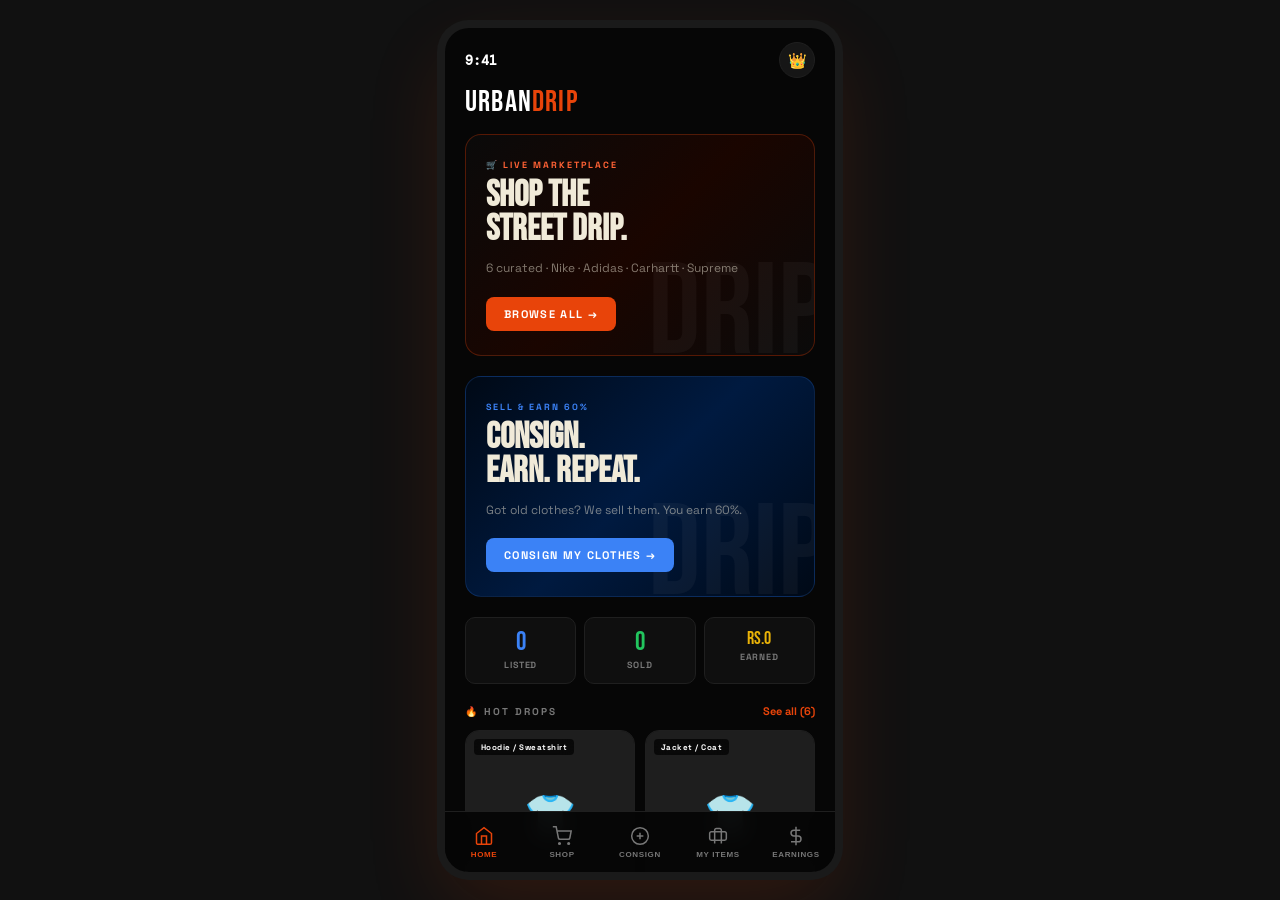
<file: index.html.html>
<!DOCTYPE html>
<html lang="en">
<head>
<meta charset="UTF-8">
<meta name="viewport" content="width=device-width, initial-scale=1.0, maximum-scale=1.0, user-scalable=no">
<title>UrbanDrip Thrift</title>
<link href="https://fonts.googleapis.com/css2?family=Bebas+Neue&family=Space+Grotesk:wght@400;500;600;700&family=DM+Mono:wght@400;500&display=swap" rel="stylesheet">
<style>
:root {
  --bg: #060606;
  --s1: #0f0f0f;
  --s2: #161616;
  --s3: #1e1e1e;
  --border: #1f1f1f;
  --border2: #2d2d2d;
  --rust: #e8440a;
  --rust2: #ff6235;
  --cream: #f0ead8;
  --muted: #4a4a4a;
  --muted2: #777;
  --muted3: #aaa;
  --green: #22c55e;
  --yellow: #eab308;
  --blue: #3b82f6;
  --red: #ef4444;
}

* { margin: 0; padding: 0; box-sizing: border-box; -webkit-tap-highlight-color: transparent; }

body {
  min-height: 100vh;
  background: #111;
  color: #fff;
  font-family: 'Space Grotesk', sans-serif;
}

.ud-root {
  min-height: 100vh;
  background: #111;
  display: flex;
  justify-content: center;
  align-items: center;
  padding: 10px;
}

.phone {
  width: min(390px, 100vw);
  height: min(100vh, 844px);
  background: var(--bg);
  position: relative;
  overflow: hidden;
  display: flex;
  flex-direction: column;
  border-radius: 24px;
  box-shadow: 0 0 0 8px #1a1a1a, 0 30px 80px rgba(232, 68, 10, 0.15);
}

.screen {
  display: flex;
  flex-direction: column;
  height: 100%;
  overflow: hidden;
  position: absolute;
  inset: 0;
  animation: pop 0.2s ease;
}
@keyframes pop { from { opacity: 0; transform: translateY(5px); } to { opacity: 1; transform: none; } }

.sb {
  display: flex;
  justify-content: space-between;
  align-items: center;
  padding: 14px 20px 0;
  font-size: 12px;
  font-weight: 600;
  flex-shrink: 0;
}
.sb-time { font-family: 'DM Mono', monospace; font-size: 13px; }

.nav {
  position: absolute;
  bottom: 0;
  left: 0;
  right: 0;
  background: rgba(6,6,6,0.96);
  border-top: 1px solid var(--border);
  display: flex;
  z-index: 100;
  padding: 6px 0 10px;
  backdrop-filter: blur(12px);
}
.ni {
  flex: 1;
  display: flex;
  flex-direction: column;
  align-items: center;
  padding: 8px 0 3px;
  cursor: pointer;
  gap: 4px;
  color: var(--muted2);
  font-size: 8px;
  font-weight: 700;
  letter-spacing: 0.08em;
  text-transform: uppercase;
  background: none;
  border: none;
  position: relative;
}
.ni.on { color: var(--rust); }
.ni svg { width: 20px; height: 20px; stroke-width: 1.8; }
.ndot {
  position: absolute;
  top: 5px;
  right: calc(50% - 16px);
  width: 5px;
  height: 5px;
  border-radius: 50%;
  background: var(--rust2);
}

.sa {
  flex: 1;
  overflow-y: auto;
  overflow-x: hidden;
  padding-bottom: 80px;
  scrollbar-width: none;
}
.sa::-webkit-scrollbar { display: none; }

.topbar {
  display: flex;
  align-items: center;
  justify-content: space-between;
  padding: 6px 20px 14px;
  flex-shrink: 0;
}
.logo { font-family: 'Bebas Neue', sans-serif; font-size: 30px; letter-spacing: 0.04em; }
.logo em { color: var(--rust); font-style: normal; }

.ibtn {
  width: 36px;
  height: 36px;
  background: var(--s2);
  border-radius: 50%;
  display: flex;
  align-items: center;
  justify-content: center;
  cursor: pointer;
  border: 1px solid var(--border);
  font-size: 15px;
  flex-shrink: 0;
}

.sec-lbl {
  font-size: 10px;
  font-weight: 700;
  letter-spacing: 0.2em;
  text-transform: uppercase;
  color: var(--muted2);
  padding: 0 20px;
  margin-bottom: 12px;
}
.sec-row {
  display: flex;
  justify-content: space-between;
  align-items: center;
  padding: 0 20px;
  margin-bottom: 12px;
}
.sec-row .sec-lbl { padding: 0; margin: 0; }
.see-all { font-size: 11px; color: var(--rust); font-weight: 700; cursor: pointer; }

.hero {
  margin: 0 20px 20px;
  border-radius: 16px;
  padding: 24px 20px;
  position: relative;
  overflow: hidden;
}
.hero-o { background: linear-gradient(135deg, #140600, #3a1000, #140600); border: 1px solid rgba(232,68,10,0.2); }
.hero-c { background: linear-gradient(135deg, #000916, #001a40, #000916); border: 1px solid rgba(59,130,246,0.2); }
.hero-shop { background: linear-gradient(135deg, #0a0a0a, #1a0500, #0a0a0a); border: 1px solid rgba(232,68,10,0.3); }
.hero::before {
  content: 'DRIP';
  position: absolute;
  right: -14px;
  bottom: -24px;
  font-family: 'Bebas Neue', sans-serif;
  font-size: 130px;
  color: rgba(255,255,255,0.04);
  pointer-events: none;
  line-height: 1;
}
.htag {
  font-size: 9px;
  font-weight: 700;
  letter-spacing: 0.22em;
  text-transform: uppercase;
  margin-bottom: 8px;
  position: relative;
}
.htag-o { color: var(--rust); }
.htag-c { color: var(--blue); }
.htag-s { color: var(--rust2); }
.hero h2 {
  font-family: 'Bebas Neue', sans-serif;
  font-size: 36px;
  line-height: 0.95;
  color: var(--cream);
  margin-bottom: 12px;
  position: relative;
}
.hero p {
  font-size: 12px;
  color: rgba(240,234,216,0.5);
  line-height: 1.6;
  margin-bottom: 18px;
  position: relative;
}
.hbtn {
  font-family: 'Space Grotesk', sans-serif;
  font-size: 11px;
  font-weight: 700;
  letter-spacing: 0.12em;
  text-transform: uppercase;
  border: none;
  border-radius: 8px;
  padding: 10px 18px;
  cursor: pointer;
  position: relative;
}
.hbtn-o { background: var(--rust); color: #fff; }
.hbtn-c { background: var(--blue); color: #fff; }
.hbtn-s { background: var(--rust); color: #fff; }

.stats4 { display: grid; grid-template-columns: repeat(4, 1fr); gap: 8px; padding: 0 20px; margin-bottom: 20px; }
.stats3 { display: grid; grid-template-columns: repeat(3, 1fr); gap: 8px; padding: 0 20px; margin-bottom: 20px; }
.stats2 { display: grid; grid-template-columns: 1fr 1fr; gap: 10px; padding: 0 20px; margin-bottom: 20px; }
.stat {
  background: var(--s1);
  border-radius: 10px;
  padding: 12px 8px;
  border: 1px solid var(--border);
  text-align: center;
}
.sv { font-family: 'Bebas Neue', sans-serif; font-size: 26px; color: var(--rust); line-height: 1; }
.sl {
  font-size: 9px;
  color: var(--muted2);
  font-weight: 700;
  letter-spacing: 0.1em;
  text-transform: uppercase;
  margin-top: 3px;
}

.alert-box {
  margin: 0 20px 20px;
  background: rgba(239,68,68,0.07);
  border: 1px solid rgba(239,68,68,0.2);
  border-radius: 16px;
  padding: 14px 16px;
  display: flex;
  align-items: center;
  gap: 12px;
}
.ab-title { font-size: 13px; font-weight: 700; color: var(--red); margin-bottom: 2px; }
.ab-sub { font-size: 11px; color: var(--muted2); }
.ab-btn {
  background: var(--red);
  color: #fff;
  border: none;
  border-radius: 8px;
  padding: 9px 14px;
  font-family: 'Space Grotesk', sans-serif;
  font-size: 11px;
  font-weight: 700;
  cursor: pointer;
  flex-shrink: 0;
}

.litem {
  display: flex;
  align-items: center;
  gap: 12px;
  background: var(--s1);
  border-radius: 12px;
  padding: 12px;
  margin: 0 20px 8px;
  border: 1px solid var(--border);
  cursor: pointer;
}
.li-thumb {
  width: 52px;
  height: 52px;
  border-radius: 8px;
  background: var(--s3);
  flex-shrink: 0;
  display: flex;
  align-items: center;
  justify-content: center;
  font-size: 22px;
  overflow: hidden;
}
.li-thumb img { width: 100%; height: 100%; object-fit: cover; }
.li-info { flex: 1; min-width: 0; }
.li-brand { font-size: 9px; font-weight: 700; letter-spacing: 0.14em; text-transform: uppercase; color: var(--rust); }
.li-name { font-size: 13px; font-weight: 600; }
.li-sub { font-size: 11px; color: var(--muted2); margin-top: 1px; }
.li-right { text-align: right; flex-shrink: 0; }
.li-price { font-family: 'Bebas Neue', sans-serif; font-size: 18px; }

.shop-grid {
  display: grid;
  grid-template-columns: 1fr 1fr;
  gap: 10px;
  padding: 0 20px;
  margin-bottom: 14px;
}
.shop-card {
  background: var(--s1);
  border-radius: 14px;
  border: 1px solid var(--border);
  overflow: hidden;
  cursor: pointer;
  transition: transform 0.2s, border-color 0.2s;
}
.shop-card:active { transform: scale(0.97); }
.shop-card.interested { border-color: var(--green); }
.shop-img {
  aspect-ratio: 1;
  background: var(--s3);
  display: flex;
  align-items: center;
  justify-content: center;
  font-size: 42px;
  position: relative;
  overflow: hidden;
}
.shop-img img { width: 100%; height: 100%; object-fit: cover; }
.shop-tag {
  position: absolute;
  top: 8px;
  left: 8px;
  background: rgba(0,0,0,0.7);
  backdrop-filter: blur(8px);
  color: #fff;
  font-size: 8px;
  font-weight: 700;
  padding: 3px 7px;
  border-radius: 4px;
  letter-spacing: 0.06em;
}
.shop-int-badge {
  position: absolute;
  top: 8px;
  right: 8px;
  background: var(--green);
  color: #fff;
  font-size: 9px;
  font-weight: 700;
  padding: 3px 7px;
  border-radius: 100px;
}
.shop-body { padding: 10px 12px 12px; }
.shop-brand { font-size: 8px; font-weight: 700; letter-spacing: 0.14em; text-transform: uppercase; color: var(--rust); }
.shop-name { font-size: 12px; font-weight: 600; margin: 2px 0 4px; line-height: 1.2; min-height: 28px; }
.shop-row { display: flex; justify-content: space-between; align-items: center; }
.shop-price { font-family: 'Bebas Neue', sans-serif; font-size: 20px; color: var(--cream); }
.shop-size { font-size: 9px; color: var(--muted2); font-weight: 600; }
.shop-btn {
  width: 100%;
  margin-top: 8px;
  background: var(--rust);
  color: #fff;
  border: none;
  border-radius: 8px;
  padding: 8px;
  font-family: 'Space Grotesk', sans-serif;
  font-size: 10px;
  font-weight: 700;
  letter-spacing: 0.06em;
  cursor: pointer;
  text-transform: uppercase;
}
.shop-btn.done {
  background: rgba(34,197,94,0.15);
  color: var(--green);
  border: 1px solid rgba(34,197,94,0.3);
}

.cat-chips {
  display: flex;
  gap: 8px;
  overflow-x: auto;
  padding: 0 20px 14px;
  scrollbar-width: none;
}
.cat-chips::-webkit-scrollbar { display: none; }
.cat-chip {
  padding: 8px 14px;
  background: var(--s2);
  color: var(--muted2);
  border: 1px solid var(--border);
  border-radius: 100px;
  font-size: 11px;
  font-weight: 700;
  white-space: nowrap;
  cursor: pointer;
  text-transform: capitalize;
  flex-shrink: 0;
}
.cat-chip.on {
  background: var(--rust);
  color: #fff;
  border-color: var(--rust);
}

.search-wrap { padding: 0 20px 14px; }
.search-input {
  position: relative;
}
.search-input input {
  width: 100%;
  background: var(--s2);
  border: 1px solid var(--border2);
  border-radius: 10px;
  padding: 13px 40px 13px 14px;
  color: #fff;
  font-family: 'Space Grotesk', sans-serif;
  font-size: 14px;
  outline: none;
}
.search-input input:focus { border-color: var(--rust); }
.search-clear {
  position: absolute;
  right: 12px;
  top: 50%;
  transform: translateY(-50%);
  cursor: pointer;
  color: var(--muted2);
  font-size: 18px;
  padding: 4px;
}
.search-meta {
  font-size: 10px;
  color: var(--muted2);
  margin-top: 8px;
  letter-spacing: 0.1em;
}

.inv-tabs {
  display: flex;
  background: var(--s2);
  border-radius: 12px;
  margin: 0 20px 16px;
  padding: 3px;
  border: 1px solid var(--border);
}
.itab {
  flex: 1;
  padding: 8px 4px;
  text-align: center;
  font-size: 10px;
  font-weight: 700;
  border-radius: 8px;
  cursor: pointer;
  color: var(--muted2);
  position: relative;
  background: none;
  border: none;
}
.itab.on { background: var(--rust); color: #fff; }
.cnt {
  position: absolute;
  top: 2px;
  right: 4px;
  font-size: 8px;
  font-weight: 700;
  width: 14px;
  height: 14px;
  border-radius: 50%;
  display: flex;
  align-items: center;
  justify-content: center;
}
.cy2 { background: var(--yellow); color: #000; }
.cg2 { background: var(--green); color: #fff; }
.cr2 { background: var(--red); color: #fff; }

.icard {
  background: var(--s1);
  border-radius: 16px;
  margin: 0 20px 10px;
  border: 1px solid var(--border);
  overflow: hidden;
}
.icard.warn { border-color: rgba(239,68,68,0.3); }
.ic-top { display: flex; align-items: center; gap: 12px; padding: 12px; }
.ic-img {
  width: 56px;
  height: 56px;
  border-radius: 10px;
  background: var(--s3);
  flex-shrink: 0;
  display: flex;
  align-items: center;
  justify-content: center;
  font-size: 24px;
  overflow: hidden;
}
.ic-img img { width: 100%; height: 100%; object-fit: cover; }
.ic-name { font-size: 13px; font-weight: 700; margin-bottom: 2px; }
.ic-sub { font-size: 11px; color: var(--muted2); }
.ic-price { font-family: 'Bebas Neue', sans-serif; font-size: 20px; }
.ic-days { font-size: 10px; color: var(--muted2); margin-top: 2px; text-align: right; }
.ic-days.red { color: var(--red); }
.ic-actions { display: flex; gap: 7px; padding: 0 12px 12px; }
.ia {
  flex: 1;
  padding: 9px 6px;
  border-radius: 8px;
  font-family: 'Space Grotesk', sans-serif;
  font-size: 10px;
  font-weight: 700;
  cursor: pointer;
  border: none;
  text-align: center;
}
.ia-sold { background: rgba(34,197,94,0.1); color: var(--green); border: 1px solid rgba(34,197,94,0.25); }
.ia-ret { background: rgba(239,68,68,0.1); color: var(--red); border: 1px solid rgba(239,68,68,0.25); }
.ia-low { background: rgba(234,179,8,0.1); color: var(--yellow); border: 1px solid rgba(234,179,8,0.25); }
.ia-msg { background: rgba(59,130,246,0.1); color: var(--blue); border: 1px solid rgba(59,130,246,0.25); }

.lc { padding: 0 12px 10px; }
.lc-track { display: flex; align-items: center; margin-bottom: 6px; }
.lcd {
  width: 8px;
  height: 8px;
  border-radius: 50%;
  background: var(--border2);
  border: 1.5px solid var(--border2);
  flex-shrink: 0;
}
.lcd.done { background: var(--rust); border-color: var(--rust); }
.lcd.cur { background: var(--rust); border-color: var(--rust); box-shadow: 0 0 6px var(--rust); }
.lcd.warn { background: var(--red); border-color: var(--red); }
.lcd.ok { background: var(--green); border-color: var(--green); }
.lcl { flex: 1; height: 2px; background: var(--border); }
.lcl.done { background: var(--rust); }
.lcl.ok { background: var(--green); }
.lcl.warn { background: rgba(239,68,68,0.3); }
.lc-lbls {
  display: flex;
  justify-content: space-between;
  font-size: 8px;
  color: var(--muted);
  font-weight: 700;
  letter-spacing: 0.05em;
  text-transform: uppercase;
}

.qi {
  background: var(--s1);
  border-radius: 16px;
  margin: 0 20px 14px;
  border: 1px solid var(--border);
  overflow: hidden;
}
.qi-top { display: flex; gap: 12px; padding: 14px; }
.qi-photo {
  width: 64px;
  height: 64px;
  border-radius: 10px;
  background: var(--s3);
  flex-shrink: 0;
  display: flex;
  align-items: center;
  justify-content: center;
  font-size: 28px;
  overflow: hidden;
}
.qi-photo img { width: 100%; height: 100%; object-fit: cover; }
.qi-from { font-size: 9px; font-weight: 700; letter-spacing: 0.12em; text-transform: uppercase; color: var(--muted2); margin-bottom: 2px; }
.qi-name { font-size: 15px; font-weight: 700; margin-bottom: 2px; }
.qi-meta { font-size: 11px; color: var(--muted2); }
.qi-when { font-size: 10px; color: var(--yellow); font-weight: 700; margin-top: 3px; }
.qi-imgs { display: flex; gap: 6px; padding: 0 14px 12px; overflow-x: auto; scrollbar-width: none; }
.qi-imgs::-webkit-scrollbar { display: none; }
.qi-thumb {
  width: 62px;
  height: 62px;
  border-radius: 8px;
  flex-shrink: 0;
  border: 1px solid var(--border);
  background: var(--s3);
  overflow: hidden;
}
.qi-thumb img { width: 100%; height: 100%; object-fit: cover; }
.qi-send {
  margin: 0 14px 12px;
  background: var(--s2);
  border-radius: 8px;
  padding: 9px 12px;
  font-size: 11px;
  color: var(--muted2);
  border: 1px solid var(--border);
}
.qi-send strong { color: #fff; }
.crit-wrap { padding: 0 14px 10px; }
.crit-row {
  display: flex;
  align-items: center;
  justify-content: space-between;
  padding: 9px 0;
  border-bottom: 1px solid var(--border);
}
.crit-row:last-child { border: none; }
.crit-l { font-size: 13px; font-weight: 500; }
.tog {
  width: 42px;
  height: 23px;
  background: var(--border2);
  border-radius: 12px;
  position: relative;
  cursor: pointer;
  flex-shrink: 0;
  border: none;
  transition: background 0.2s;
}
.tog.on { background: var(--green); }
.tog-knob {
  position: absolute;
  left: 3px;
  top: 3px;
  width: 17px;
  height: 17px;
  background: #fff;
  border-radius: 50%;
  transition: left 0.2s;
  box-shadow: 0 1px 3px rgba(0,0,0,0.3);
}
.tog.on .tog-knob { left: 22px; }

.q-score {
  margin: 0 14px 12px;
  display: flex;
  align-items: center;
  gap: 10px;
}
.qs-lbl { font-size: 10px; color: var(--muted2); font-weight: 600; flex-shrink: 0; }
.qs-bar {
  flex: 1;
  height: 4px;
  background: var(--border);
  border-radius: 2px;
  overflow: hidden;
}
.qs-fill { height: 100%; border-radius: 2px; transition: width 0.3s, background 0.3s; }
.qs-pct { font-size: 11px; font-weight: 700; flex-shrink: 0; min-width: 32px; text-align: right; font-family: 'DM Mono', monospace; }

.vrow { display: flex; gap: 8px; padding: 0 14px 14px; }
.vbtn {
  flex: 1;
  padding: 12px 8px;
  border-radius: 10px;
  font-family: 'Space Grotesk', sans-serif;
  font-size: 12px;
  font-weight: 700;
  cursor: pointer;
  border: none;
}
.vrej { background: rgba(239,68,68,0.1); color: var(--red); border: 1px solid rgba(239,68,68,0.25); }
.vacc { background: rgba(34,197,94,0.1); color: var(--green); border: 1px solid rgba(34,197,94,0.25); }

.earn-card {
  margin: 0 20px 20px;
  border-radius: 16px;
  padding: 22px;
  text-align: center;
  position: relative;
  overflow: hidden;
  color: #fff;
}
.earn-o { background: linear-gradient(135deg, var(--rust), var(--rust2)); }
.earn-c { background: linear-gradient(135deg, #1d4ed8, var(--blue)); }
.earn-card::before {
  content: '₨';
  position: absolute;
  right: -10px;
  bottom: -20px;
  font-family: 'Bebas Neue', sans-serif;
  font-size: 120px;
  color: rgba(255,255,255,0.07);
  pointer-events: none;
}
.earn-lbl { font-size: 10px; font-weight: 700; letter-spacing: 0.18em; text-transform: uppercase; opacity: 0.75; margin-bottom: 5px; }
.earn-amt { font-family: 'Bebas Neue', sans-serif; font-size: 52px; line-height: 1; }
.earn-sub { font-size: 11px; opacity: 0.65; margin-top: 5px; }
.earn-row { display: flex; gap: 10px; margin: 12px 0 0; }
.em { flex: 1; background: rgba(255,255,255,0.14); border-radius: 10px; padding: 10px; text-align: center; }
.em-v { font-family: 'Bebas Neue', sans-serif; font-size: 22px; line-height: 1; }
.em-l { font-size: 9px; opacity: 0.65; font-weight: 700; letter-spacing: 0.06em; margin-top: 2px; }

.deal-card {
  background: var(--s1);
  border-radius: 16px;
  padding: 14px;
  margin: 0 20px 10px;
  border: 1px solid var(--border);
}
.dc-top { display: flex; gap: 10px; align-items: center; margin-bottom: 10px; }
.dc-img {
  width: 44px;
  height: 44px;
  border-radius: 8px;
  background: var(--s3);
  flex-shrink: 0;
  display: flex;
  align-items: center;
  justify-content: center;
  font-size: 20px;
  overflow: hidden;
}
.dc-img img { width: 100%; height: 100%; object-fit: cover; }
.dc-name { font-size: 13px; font-weight: 700; }
.dc-from { font-size: 11px; color: var(--muted2); }
.dc-badge { margin-left: auto; font-size: 9px; font-weight: 700; padding: 4px 9px; border-radius: 6px; flex-shrink: 0; }
.dbs { background: rgba(34,197,94,0.12); color: var(--green); }
.dba { background: rgba(234,179,8,0.12); color: var(--yellow); }
.dbr { background: rgba(239,68,68,0.12); color: var(--red); }

.sbar { height: 4px; background: var(--border); border-radius: 2px; overflow: hidden; margin-bottom: 5px; }
.sfill { height: 100%; background: var(--rust); border-radius: 2px; }
.sfill-b { height: 100%; background: var(--blue); border-radius: 2px; }
.slbls { display: flex; justify-content: space-between; font-size: 10px; margin-bottom: 3px; }
.sm-r { color: var(--rust); font-weight: 700; }
.sm-b { color: var(--blue); font-weight: 700; }
.sth { color: var(--muted2); }
.snote { font-size: 10px; color: var(--muted); }

.mi-card {
  background: var(--s1);
  border-radius: 16px;
  margin: 0 20px 10px;
  border: 1px solid var(--border);
  overflow: hidden;
}
.mi-top { display: flex; align-items: center; gap: 12px; padding: 12px; }
.mi-img {
  width: 56px;
  height: 56px;
  border-radius: 10px;
  background: var(--s3);
  flex-shrink: 0;
  display: flex;
  align-items: center;
  justify-content: center;
  font-size: 24px;
  overflow: hidden;
}
.mi-img img { width: 100%; height: 100%; object-fit: cover; }
.mi-name { font-size: 13px; font-weight: 700; margin-bottom: 1px; }
.mi-sub { font-size: 11px; color: var(--muted2); }
.mi-status { margin-left: auto; flex-shrink: 0; }
.spill { font-size: 9px; font-weight: 700; padding: 4px 10px; border-radius: 100px; text-transform: uppercase; letter-spacing: 0.06em; }
.sp-pend { background: rgba(234,179,8,0.15); color: var(--yellow); }
.sp-list { background: rgba(59,130,246,0.15); color: var(--blue); }
.sp-sold { background: rgba(34,197,94,0.15); color: var(--green); }
.sp-ret { background: rgba(239,68,68,0.15); color: var(--red); }
.mi-lc { padding: 0 12px 12px; }
.mi-note { padding: 0 12px 12px; font-size: 11px; color: var(--muted2); }

.notif-list { padding: 0 20px; }
.nitem {
  display: flex;
  gap: 12px;
  padding: 14px;
  background: var(--s1);
  border-radius: 12px;
  margin-bottom: 8px;
  border: 1px solid var(--border);
  position: relative;
}
.nitem.unread { border-color: rgba(232,68,10,0.25); }
.nitem.unread::before {
  content: '';
  position: absolute;
  left: 0;
  top: 0;
  bottom: 0;
  width: 3px;
  background: var(--rust);
  border-radius: 12px 0 0 12px;
}
.ni-ico {
  width: 38px;
  height: 38px;
  border-radius: 50%;
  display: flex;
  align-items: center;
  justify-content: center;
  font-size: 17px;
  flex-shrink: 0;
}
.ico-ret { background: rgba(239,68,68,0.15); }
.ico-sold { background: rgba(34,197,94,0.15); }
.ico-pend { background: rgba(234,179,8,0.15); }
.ico-buy { background: rgba(232,68,10,0.15); }
.ni-title { font-size: 13px; font-weight: 700; margin-bottom: 2px; }
.ni-sub { font-size: 11px; color: var(--muted2); line-height: 1.4; }
.ni-time { font-size: 10px; color: var(--muted); margin-top: 4px; }
.ni-act { display: inline-block; margin-top: 7px; font-size: 11px; font-weight: 700; color: var(--rust); cursor: pointer; }

.badge-pill { background: var(--rust); color: #fff; font-size: 10px; font-weight: 700; padding: 5px 12px; border-radius: 100px; }
.rbadge {
  padding: 3px 10px;
  border-radius: 100px;
  font-size: 10px;
  font-weight: 700;
  letter-spacing: 0.06em;
  display: inline-flex;
  align-items: center;
  gap: 4px;
}
.rb-o { background: rgba(232,68,10,0.12); color: var(--rust); border: 1px solid rgba(232,68,10,0.25); }
.rb-c { background: rgba(59,130,246,0.12); color: var(--blue); border: 1px solid rgba(59,130,246,0.25); }
.rb-g { background: rgba(34,197,94,0.12); color: var(--green); }

.fl { margin-bottom: 14px; }
.fl label {
  font-size: 10px;
  font-weight: 700;
  letter-spacing: 0.14em;
  text-transform: uppercase;
  color: var(--muted2);
  display: block;
  margin-bottom: 7px;
}
.fi {
  width: 100%;
  background: var(--s2);
  border: 1px solid var(--border2);
  border-radius: 10px;
  padding: 13px 14px;
  color: #fff;
  font-family: 'Space Grotesk', sans-serif;
  font-size: 14px;
  outline: none;
  appearance: none;
}
.fi:focus { border-color: var(--rust); }
.fi::placeholder { color: var(--muted); }

.btn {
  width: 100%;
  border: none;
  border-radius: 14px;
  padding: 15px;
  font-family: 'Space Grotesk', sans-serif;
  font-size: 14px;
  font-weight: 700;
  cursor: pointer;
  margin-bottom: 10px;
  letter-spacing: 0.06em;
}
.btn-rust { background: var(--rust); color: #fff; }
.btn-blue { background: var(--blue); color: #fff; }
.btn-green { background: var(--green); color: #fff; }
.btn-wa { background: #25d366; color: #fff; }
.btn-ig { background: linear-gradient(45deg, #f09433, #e6683c, #dc2743, #cc2366, #bc1888); color: #fff; }
.btn-ghost { background: transparent; border: 1px solid var(--border2); color: var(--muted2); }

.login-wrap {
  padding: 48px 24px 40px;
  display: flex;
  flex-direction: column;
  align-items: center;
  flex: 1;
  overflow-y: auto;
  scrollbar-width: none;
}
.login-wrap::-webkit-scrollbar { display: none; }
.tagline {
  font-size: 10px;
  color: var(--muted2);
  letter-spacing: 0.2em;
  text-transform: uppercase;
  margin-bottom: 44px;
}
.notice-box {
  background: rgba(232,68,10,0.08);
  border: 1px solid rgba(232,68,10,0.2);
  border-radius: 14px;
  padding: 14px 16px;
  margin-bottom: 24px;
  width: 100%;
}
.nb-title { font-size: 11px; font-weight: 700; color: var(--rust); margin-bottom: 4px; }
.nb-body { font-size: 11px; color: var(--muted3); line-height: 1.6; }
.form-wrap { width: 100%; }
.slot {
  width: 40px;
  height: 40px;
  border-radius: 50%;
  display: flex;
  align-items: center;
  justify-content: center;
  font-size: 14px;
  font-weight: 700;
  border: 2px solid var(--border2);
  color: var(--muted);
  font-family: 'DM Mono', monospace;
}
.slot.done { background: var(--rust); border-color: var(--rust); color: #fff; }
.slot.cur { border-color: var(--rust); color: var(--rust); animation: pulse 2s infinite; }
@keyframes pulse {
  0%,100% { box-shadow: 0 0 0 0 rgba(232,68,10,0.3); }
  50% { box-shadow: 0 0 0 8px rgba(232,68,10,0); }
}

.con-hdr { padding: 8px 20px 16px; flex-shrink: 0; }
.con-hdr h1 { font-family: 'Bebas Neue', sans-serif; font-size: 34px; color: var(--cream); margin-bottom: 3px; }
.con-hdr p { font-size: 12px; color: var(--muted2); }

.who-grid {
  display: grid;
  grid-template-columns: 1fr 1fr;
  gap: 10px;
  padding: 0 20px;
  margin-bottom: 20px;
}
.who-card {
  padding: 16px 12px;
  background: var(--s2);
  border: 1.5px solid var(--border2);
  border-radius: 16px;
  cursor: pointer;
  text-align: center;
}
.who-card.on { border-color: var(--rust); background: rgba(232,68,10,0.07); }
.wc-icon { font-size: 26px; margin-bottom: 6px; }
.wc-title { font-size: 13px; font-weight: 700; margin-bottom: 2px; }
.wc-sub { font-size: 10px; color: var(--muted2); }

.acc {
  margin: 0 20px 12px;
  background: var(--s1);
  border: 1px solid var(--border);
  border-radius: 14px;
  overflow: hidden;
}
.acc-btn {
  width: 100%;
  display: flex;
  align-items: center;
  gap: 10px;
  padding: 14px 16px;
  background: transparent;
  border: none;
  color: #fff;
  cursor: pointer;
  text-align: left;
}
.acc-slot {
  width: 24px;
  height: 24px;
  border-radius: 50%;
  background: var(--s3);
  color: var(--muted2);
  display: flex;
  align-items: center;
  justify-content: center;
  font-size: 11px;
  font-weight: 700;
  font-family: 'DM Mono', monospace;
  flex-shrink: 0;
}
.acc-slot.done { background: var(--green); color: #fff; }
.acc-title { flex: 1; font-size: 13px; font-weight: 700; letter-spacing: 0.04em; text-transform: uppercase; }
.acc-status { font-size: 10px; color: var(--muted); font-weight: 600; }
.acc-status.done { color: var(--green); }
.acc-arrow { font-size: 14px; color: var(--muted2); font-family: 'DM Mono', monospace; }
.acc-body { border-top: 1px solid var(--border); padding: 14px 0 4px; }

.pcard {
  background: var(--s2);
  border: 1px solid var(--border);
  border-radius: 16px;
  overflow: hidden;
  margin: 0 16px 12px;
}
.pcard-top { display: flex; align-items: center; gap: 12px; padding: 14px; }
.pav {
  width: 50px;
  height: 50px;
  border-radius: 50%;
  background: var(--s3);
  border: 2px solid var(--border2);
  display: flex;
  align-items: center;
  justify-content: center;
  font-size: 20px;
  flex-shrink: 0;
}
.pcard-name { font-size: 14px; font-weight: 700; }
.pcard-type { font-size: 10px; color: var(--rust); font-weight: 700; letter-spacing: 0.08em; text-transform: uppercase; }
.pcard-fields { border-top: 1px solid var(--border); }
.pf {
  display: flex;
  align-items: center;
  gap: 10px;
  padding: 11px 14px;
  border-bottom: 1px solid var(--border);
}
.pf:last-child { border: none; }
.pf input {
  flex: 1;
  background: transparent;
  border: none;
  color: #fff;
  font-family: 'Space Grotesk', sans-serif;
  font-size: 13px;
  outline: none;
}
.pf input::placeholder { color: var(--muted); }

.photo-grid {
  display: grid;
  grid-template-columns: 2fr 1fr 1fr;
  grid-template-rows: 1fr 1fr;
  gap: 8px;
  padding: 0 16px;
  height: 210px;
  margin-bottom: 8px;
}
.pslot {
  background: var(--s2);
  border: 1.5px dashed var(--border2);
  border-radius: 10px;
  display: flex;
  flex-direction: column;
  align-items: center;
  justify-content: center;
  cursor: pointer;
  position: relative;
  overflow: hidden;
}
.pslot.main-s { grid-row: span 2; }
.pslot.filled { border-style: solid; border-color: var(--rust); }
.psi { font-size: 18px; opacity: 0.3; margin-bottom: 3px; }
.psi.on { opacity: 1; color: var(--rust); }
.psl { font-size: 8px; color: var(--muted); font-weight: 700; letter-spacing: 0.1em; }
.psl.on { color: var(--rust); }
.mbadge {
  position: absolute;
  top: 7px;
  left: 7px;
  background: var(--rust);
  color: #fff;
  font-size: 8px;
  font-weight: 700;
  padding: 2px 7px;
  border-radius: 4px;
  z-index: 1;
}
.pslot img {
  position: absolute;
  inset: 0;
  width: 100%;
  height: 100%;
  object-fit: cover;
}
.px-remove {
  position: absolute;
  top: 5px;
  right: 5px;
  background: rgba(0,0,0,0.8);
  border-radius: 50%;
  width: 20px;
  height: 20px;
  display: flex;
  align-items: center;
  justify-content: center;
  font-size: 10px;
  z-index: 2;
  cursor: pointer;
  color: #fff;
}
.photo-note {
  font-size: 10px;
  color: var(--muted);
  text-align: center;
  padding: 6px 20px 0;
  line-height: 1.5;
  margin-bottom: 18px;
}

.cond-sel { display: flex; gap: 6px; }
.cb {
  flex: 1;
  padding: 9px 4px;
  background: var(--s2);
  border: 1px solid var(--border);
  border-radius: 8px;
  text-align: center;
  cursor: pointer;
}
.cb.on { border-color: var(--rust); background: rgba(232,68,10,0.1); }
.cb-n { font-family: 'Bebas Neue', sans-serif; font-size: 20px; line-height: 1; }
.cb-l { font-size: 8px; color: var(--muted); font-weight: 600; }

.pickup-box {
  margin: 0 16px 12px;
  background: rgba(232,68,10,0.06);
  border: 1px solid rgba(232,68,10,0.18);
  border-radius: 16px;
  padding: 14px;
}
.pb-head {
  font-size: 10px;
  font-weight: 700;
  letter-spacing: 0.14em;
  text-transform: uppercase;
  color: var(--rust);
  margin-bottom: 12px;
}
.pb-opts { display: flex; flex-direction: column; gap: 9px; }
.pbopt { display: flex; align-items: flex-start; gap: 10px; cursor: pointer; }
.pb-radio {
  width: 17px;
  height: 17px;
  border-radius: 50%;
  border: 2px solid var(--border2);
  flex-shrink: 0;
  margin-top: 1px;
  display: flex;
  align-items: center;
  justify-content: center;
}
.pb-radio.on { border-color: var(--rust); }
.pb-radio.on::after {
  content: '';
  width: 7px;
  height: 7px;
  border-radius: 50%;
  background: var(--rust);
}
.pb-lbl { font-size: 12px; font-weight: 600; }
.pb-desc { font-size: 10px; color: var(--muted2); }

.suc-wrap {
  flex: 1;
  display: flex;
  flex-direction: column;
  align-items: center;
  justify-content: center;
  padding: 36px 24px;
  text-align: center;
  overflow-y: auto;
}
.suc-icon { font-size: 68px; margin-bottom: 18px; animation: bounce 0.5s ease; }
@keyframes bounce {
  0%,100% { transform: scale(1); }
  50% { transform: scale(1.15); }
}
.suc-title { font-family: 'Bebas Neue', sans-serif; font-size: 40px; margin-bottom: 7px; }
.suc-sub { font-size: 13px; color: var(--muted2); line-height: 1.6; max-width: 270px; margin-bottom: 26px; }
.suc-card {
  background: var(--s1);
  border: 1px solid var(--border);
  border-radius: 16px;
  padding: 18px;
  width: 100%;
  max-width: 310px;
  margin-bottom: 22px;
  text-align: left;
}
.sr {
  display: flex;
  justify-content: space-between;
  padding: 7px 0;
  border-bottom: 1px solid var(--border);
  font-size: 12px;
}
.sr:last-child { border: none; }
.sk { color: var(--muted2); }
.sv2 { font-weight: 700; }

.empty { text-align: center; padding: 44px 24px; }
.ei { font-size: 50px; margin-bottom: 12px; }
.et { font-family: 'Bebas Neue', sans-serif; font-size: 24px; color: var(--muted2); margin-bottom: 6px; }
.es { font-size: 12px; color: var(--muted); line-height: 1.6; }

.modal-ov {
  position: absolute;
  inset: 0;
  background: rgba(0,0,0,0.88);
  z-index: 500;
  display: flex;
  align-items: flex-end;
  justify-content: center;
  border-radius: 24px;
  overflow: hidden;
  animation: mfade 0.18s ease;
}
@keyframes mfade { from { opacity: 0; } to { opacity: 1; } }
.modal {
  background: var(--s1);
  border-radius: 20px 20px 0 0;
  width: 100%;
  padding: 18px 20px 36px;
  border-top: 1px solid var(--border);
  max-height: 85%;
  overflow-y: auto;
  animation: slideup 0.25s ease;
}
@keyframes slideup { from { transform: translateY(100%); } to { transform: none; } }
.mhandle {
  width: 36px;
  height: 4px;
  background: var(--border2);
  border-radius: 2px;
  margin: 0 auto 18px;
}
.mtitle { font-family: 'Bebas Neue', sans-serif; font-size: 28px; margin-bottom: 4px; }
.msub { font-size: 12px; color: var(--muted2); margin-bottom: 18px; line-height: 1.5; }

.buy-hero {
  width: 100%;
  aspect-ratio: 1.2;
  border-radius: 14px;
  background: var(--s2);
  display: flex;
  align-items: center;
  justify-content: center;
  font-size: 80px;
  margin-bottom: 14px;
  overflow: hidden;
}
.buy-hero img { width: 100%; height: 100%; object-fit: cover; }
.buy-meta {
  background: var(--s2);
  border: 1px solid var(--border);
  border-radius: 12px;
  padding: 12px;
  margin-bottom: 14px;
}
.buy-row {
  display: flex;
  justify-content: space-between;
  padding: 6px 0;
  font-size: 12px;
  border-bottom: 1px solid var(--border);
}
.buy-row:last-child { border: none; }
.buy-k { color: var(--muted2); }
.buy-v { font-weight: 700; }

.ret-opts { display: flex; flex-direction: column; gap: 8px; margin-bottom: 14px; }
.ropt {
  display: flex;
  gap: 12px;
  background: var(--s2);
  border: 1px solid var(--border);
  border-radius: 12px;
  padding: 13px;
  cursor: pointer;
}
.ropt.sel { border-color: var(--rust); }
.ropt-radio {
  width: 18px;
  height: 18px;
  border-radius: 50%;
  border: 2px solid var(--border2);
  flex-shrink: 0;
  margin-top: 1px;
  display: flex;
  align-items: center;
  justify-content: center;
}
.ropt.sel .ropt-radio { border-color: var(--rust); }
.ropt.sel .ropt-radio::after {
  content: '';
  width: 8px;
  height: 8px;
  border-radius: 50%;
  background: var(--rust);
}
.ropt-title { font-size: 13px; font-weight: 700; margin-bottom: 2px; }
.ropt-desc { font-size: 11px; color: var(--muted2); }

.toast-el {
  position: absolute;
  bottom: 90px;
  left: 50%;
  transform: translateX(-50%);
  padding: 11px 22px;
  border-radius: 100px;
  font-size: 12px;
  font-weight: 700;
  z-index: 600;
  white-space: nowrap;
  pointer-events: none;
  color: #fff;
  background: #22c55e;
  opacity: 0;
  transition: opacity 0.27s ease;
}
.toast-el.show { opacity: 1; }

.gap { height: 20px; }
.mono { font-family: 'DM Mono', monospace; }
</style>
</head>
<body>
<div class="ud-root">
  <div class="phone">
    <div id="screen-host"></div>
    <div id="nav-host"></div>
    <div id="modal-host"></div>
    <div id="toast" class="toast-el"></div>
  </div>
</div>
<script>
// ═══════════════════════════════════════════════════════════════════
// URBANDRIP THRIFT v7 — Vanilla JavaScript Edition
// ═══════════════════════════════════════════════════════════════════

const SPLIT = 0.6;
const PICK_LABELS = ['Drop-off', 'We Pick Up', 'Courier', 'Shop Handover'];
const OWNER_WHATSAPP = '9779800000000';
const OWNER_INSTAGRAM = 'urbandrip.np';
const SECRET = 'setup-owner-secret-x9k2';

const tinyHash = (s) => {
  let h = 5381;
  for (let i = 0; i < s.length; i++) h = ((h << 5) + h + s.charCodeAt(i)) | 0;
  return String(h);
};

const esc = (s) => String(s == null ? '' : s).replace(/[&<>"']/g, c => ({'&':'&amp;','<':'&lt;','>':'&gt;','"':'&quot;',"'":'&#39;'}[c]));

// ─── STATE ───
const state = {
  owner: null,
  customers: [],
  items: [
    {id:'UDT-1001',custId:'demo1',custName:'Rohan',name:'Nike Tech Fleece',brand:'Nike',size:'L',cat:'Hoodie / Sweatshirt',price:3500,status:'listed',pickMethod:'Drop-off',createdAt:Date.now()-86400000,photos:[null,null,null,null,null],crits:[0,0,0,0]},
    {id:'UDT-1002',custId:'demo2',custName:'Aarav',name:'Carhartt Detroit Jacket',brand:'Carhartt',size:'M',cat:'Jacket / Coat',price:5200,status:'listed',pickMethod:'Courier',createdAt:Date.now()-172800000,photos:[null,null,null,null,null],crits:[0,0,0,0]},
    {id:'UDT-1003',custId:'demo3',custName:'Priya',name:'Stussy Box Logo Tee',brand:'Stussy',size:'M',cat:'T-Shirt',price:1800,status:'listed',pickMethod:'Drop-off',createdAt:Date.now()-43200000,photos:[null,null,null,null,null],crits:[0,0,0,0]},
    {id:'UDT-1004',custId:'demo4',custName:'Sita',name:'Adidas Samba OG',brand:'Adidas',size:'42',cat:'Shoes',price:4800,status:'listed',pickMethod:'Shop Handover',createdAt:Date.now()-21600000,photos:[null,null,null,null,null],crits:[0,0,0,0]},
    {id:'UDT-1005',custId:'demo5',custName:'Bikash',name:'Supreme Box Logo Hoodie',brand:'Supreme',size:'L',cat:'Hoodie / Sweatshirt',price:8500,status:'listed',pickMethod:'Drop-off',createdAt:Date.now()-129600000,photos:[null,null,null,null,null],crits:[0,0,0,0]},
    {id:'UDT-1006',custId:'demo6',custName:'Nisha',name:"Levi's 501 Vintage",brand:"Levi's",size:'32',cat:'Denim / Pants',price:2400,status:'pending',pickMethod:'We Pick Up',createdAt:Date.now()-7200000,photos:[null,null,null,null,null],crits:[0,0,0,0]},
    {id:'UDT-1007',custId:'demo7',custName:'Ramesh',name:'Old Champion Hoodie',brand:'Champion',size:'L',cat:'Hoodie / Sweatshirt',price:2200,status:'listed',pickMethod:'Drop-off',createdAt:Date.now()-(35*86400000),photos:[null,null,null,null,null],crits:[0,0,0,0]},
  ],
  session: null,
  screen: 'c-home',
  modal: null,
  oTab: 0, cTab: 0, invTab: 'active',
  setupForm: { name:'', phone:'', pass:'', pass2:'' },
  loginForm: { phone:'', pass:'' },
  whoType: 'ind',
  photos: [null,null,null,null,null],
  pickIdx: 0, condIdx: 1,
  itemForm: { name:'', brand:'', size:'', cat:'Hoodie / Sweatshirt', price:'' },
  profileInd: { name:'', phone:'', loc:'' },
  lastRef: { ref:'', pick:'' },
  accOpen: { profile: true, photos: true, details: false, send: false },
  retSel: 0,
  lookupPhone: '',
  interestedIds: [],
  shopFilter: 'all',
  searchQuery: '',
  showSearch: false,
};

// ─── ICONS (SVG) ───
const ICONS = {
  home: '<svg viewBox="0 0 24 24" fill="none" stroke="currentColor"><path d="M3 9l9-7 9 7v11a2 2 0 01-2 2H5a2 2 0 01-2-2z"/><polyline points="9 22 9 12 15 12 15 22"/></svg>',
  check: '<svg viewBox="0 0 24 24" fill="none" stroke="currentColor"><path d="M22 11.08V12a10 10 0 11-5.93-9.14"/><polyline points="22 4 12 14.01 9 11.01"/></svg>',
  box: '<svg viewBox="0 0 24 24" fill="none" stroke="currentColor"><rect x="2" y="3" width="20" height="14" rx="2"/><line x1="8" y1="21" x2="16" y2="21"/><line x1="12" y1="17" x2="12" y2="21"/></svg>',
  cash: '<svg viewBox="0 0 24 24" fill="none" stroke="currentColor"><line x1="12" y1="1" x2="12" y2="23"/><path d="M17 5H9.5a3.5 3.5 0 000 7h5a3.5 3.5 0 010 7H6"/></svg>',
  bell: '<svg viewBox="0 0 24 24" fill="none" stroke="currentColor"><path d="M18 8A6 6 0 006 8c0 7-3 9-3 9h18s-3-2-3-9"/><path d="M13.73 21a2 2 0 01-3.46 0"/></svg>',
  plus: '<svg viewBox="0 0 24 24" fill="none" stroke="currentColor"><circle cx="12" cy="12" r="10"/><line x1="12" y1="8" x2="12" y2="16"/><line x1="8" y1="12" x2="16" y2="12"/></svg>',
  bag: '<svg viewBox="0 0 24 24" fill="none" stroke="currentColor"><path d="M20 7H4a2 2 0 00-2 2v6a2 2 0 002 2h16a2 2 0 002-2V9a2 2 0 00-2-2z"/><path d="M16 21V5a2 2 0 00-2-2h-4a2 2 0 00-2 2v16"/></svg>',
  cart: '<svg viewBox="0 0 24 24" fill="none" stroke="currentColor"><circle cx="9" cy="21" r="1"/><circle cx="20" cy="21" r="1"/><path d="M1 1h4l2.68 13.39a2 2 0 002 1.61h9.72a2 2 0 002-1.61L23 6H6"/></svg>',
};

// ═══════════════════════════════════════════════════════════════════
// HELPERS
// ═══════════════════════════════════════════════════════════════════

let toastTimer;
function toast(msg, bg = '#22c55e') {
  const t = document.getElementById('toast');
  t.textContent = msg;
  t.style.background = bg;
  t.classList.add('show');
  clearTimeout(toastTimer);
  toastTimer = setTimeout(() => t.classList.remove('show'), 2800);
}

function setScreen(name) {
  state.screen = name;
  if (window.location.hash !== '#' + name) {
    try { window.location.hash = name; } catch(e) {}
  }
  render();
}

function setTab(role, idx) {
  if (role === 'o') state.oTab = idx;
  else state.cTab = idx;
}

function getStats() {
  const items = state.items;
  const s = state.session;
  const myItems = items.filter(i => s?.role === 'customer' && i.custId === s.id);
  return {
    myItems,
    myActive: myItems.filter(i => i.status === 'listed').length,
    mySold: myItems.filter(i => i.status === 'sold').length,
    myEarned: myItems.filter(i => i.status === 'sold').reduce((a, i) => a + Math.round(i.price * SPLIT), 0),
    mySalesGross: myItems.filter(i => i.status === 'sold').reduce((a, i) => a + i.price, 0),
    pendingItems: items.filter(i => i.status === 'pending'),
    listedItems: items.filter(i => i.status === 'listed'),
    soldItems: items.filter(i => i.status === 'sold'),
    unsoldItems: items.filter(i => i.status === 'listed' && Math.floor((Date.now() - i.createdAt) / 86400000) >= 30),
    returnedItems: items.filter(i => i.status === 'returned'),
    rejectedItems: items.filter(i => i.status === 'rejected'),
  };
}

function getShopItems() {
  const s = state.session;
  return state.items.filter(i => {
    if (i.status !== 'listed') return false;
    if (s?.role === 'customer' && i.custId === s.id) return false;
    if (state.shopFilter !== 'all' && !(i.cat || '').toLowerCase().includes(state.shopFilter)) return false;
    if (state.searchQuery.trim()) {
      const q = state.searchQuery.toLowerCase().trim();
      const hay = (i.name + ' ' + i.brand + ' ' + i.cat + ' ' + i.size).toLowerCase();
      if (!hay.includes(q)) return false;
    }
    return true;
  });
}

function strength(v) {
  let s = 0;
  if (v.length >= 6) s++;
  if (v.length >= 10) s++;
  if (/[A-Z]/.test(v)) s++;
  if (/[0-9]/.test(v)) s++;
  if (/[^A-Za-z0-9]/.test(v)) s++;
  const cols = ['#dc2626','#dc2626','#ca8a04','#ca8a04','#16a34a'];
  const lbls = ['Too weak','Weak','Fair','Good','Strong 💪'];
  const i = Math.max(0, s - 1);
  return { pct: s * 20, color: cols[i], label: v.length ? lbls[i] : '' };
}

// ═══════════════════════════════════════════════════════════════════
// HANDLERS (called via onclick)
// ═══════════════════════════════════════════════════════════════════

function updateForm(formName, field, value) {
  state[formName][field] = value;
}
function updateState(key, value) {
  state[key] = value;
  render();
}

function handleSetupRegister() {
  const { name, phone, pass, pass2 } = state.setupForm;
  if (!name || !phone || !pass || !pass2) return toast('❌ Fill all fields', '#ef4444');
  if (phone.length < 9) return toast('❌ Valid phone required', '#ef4444');
  if (pass.length < 6) return toast('❌ Min 6 chars', '#ef4444');
  if (pass !== pass2) return toast('❌ Passwords do not match', '#ef4444');
  state.owner = { id: 'O1', name, phone, passHash: tinyHash(pass) };
  toast('✓ ' + name + ' registered!');
  setTimeout(() => { setScreen('c-home'); toast('🎉 Setup done!', '#e8440a'); }, 700);
}

function handleOwnerLogin() {
  const { phone, pass } = state.loginForm;
  if (!phone || !pass) return toast('❌ Enter phone & password', '#ef4444');
  if (!state.owner) return toast('❌ No owner registered. Use #' + SECRET, '#ef4444');
  if (state.owner.phone !== phone) return toast('❌ Phone not registered', '#ef4444');
  if (tinyHash(pass) !== state.owner.passHash) return toast('❌ Wrong password', '#ef4444');
  state.session = { role: 'owner', name: state.owner.name, id: state.owner.id };
  state.loginForm = { phone: '', pass: '' };
  state.oTab = 0;
  setScreen('o-home');
  toast('👑 Welcome, ' + state.owner.name + '!', '#e8440a');
}

function logout() {
  const wasOwner = state.session?.role === 'owner';
  state.session = null;
  state.loginForm = { phone: '', pass: '' };
  state.cTab = 0;
  setScreen('c-home');
  toast(wasOwner ? '👋 Owner signed out' : '👋 Signed out', '#777');
}

function togCrit(itemId, idx) {
  const item = state.items.find(i => i.id === itemId);
  if (item) {
    item.crits[idx] = item.crits[idx] ? 0 : 1;
    render();
  }
}

function verdict(itemId, type) {
  const item = state.items.find(i => i.id === itemId);
  if (item) {
    item.status = type === 'accept' ? 'listed' : 'rejected';
    item.verdictAt = Date.now();
    toast(type === 'accept' ? '✓ Accepted & listed!' : '✕ Rejected', type === 'accept' ? '#22c55e' : '#ef4444');
    render();
  }
}

function markSold(id) {
  const item = state.items.find(i => i.id === id);
  if (item) {
    item.status = 'sold';
    item.soldAt = Date.now();
    toast('🎉 Item sold!');
    render();
  }
}

function initiateReturn(id) {
  const item = state.items.find(i => i.id === id);
  if (item) {
    item.status = 'returned';
    item.returnedAt = Date.now();
    state.modal = null;
    toast('📦 Return initiated!', '#3b82f6');
    render();
  }
}

function openBuyModal(itemId) {
  const item = state.items.find(i => i.id === itemId);
  if (item) { state.modal = { type: 'buy', item }; render(); }
}

function expressInterest(itemId) {
  if (!state.interestedIds.includes(itemId)) {
    state.interestedIds.push(itemId);
  }
  toast('💚 Interest noted! Owner will contact you.', '#22c55e');
}

function contactWhatsApp(itemId) {
  const item = state.items.find(i => i.id === itemId);
  if (!item) return;
  const msg = encodeURIComponent("Hi! I'm interested in: " + item.name + " (" + item.brand + ", size " + item.size + ") - Rs." + item.price.toLocaleString() + ". Is it still available?");
  expressInterest(itemId);
  try { window.open('https://wa.me/' + OWNER_WHATSAPP + '?text=' + msg, '_blank'); } catch(e) {}
  state.modal = null;
  render();
}

function contactInstagram(itemId) {
  expressInterest(itemId);
  try { window.open('https://instagram.com/' + OWNER_INSTAGRAM, '_blank'); } catch(e) {}
  state.modal = null;
  toast('📸 Send a DM about this item!', '#dc2743');
  render();
}

function saveInterestOnly(itemId) {
  expressInterest(itemId);
  state.modal = null;
  render();
}

function setPhoto(slot, fileInput) {
  const file = fileInput.files?.[0];
  if (!file) return;
  const reader = new FileReader();
  reader.onload = (e) => {
    state.photos[slot] = e.target.result;
    render();
  };
  reader.readAsDataURL(file);
  fileInput.value = '';
}

function removePhoto(slot, evt) {
  if (evt) { evt.preventDefault(); evt.stopPropagation(); }
  state.photos[slot] = null;
  render();
}

function submitConsign() {
  const { name, brand, size, price } = state.itemForm;
  let activeSession = state.session;
  if (!activeSession || activeSession.role !== 'customer') {
    if (!state.profileInd.name || !state.profileInd.phone) {
      state.accOpen.profile = true;
      render();
      return toast('❌ Fill name & phone in profile', '#ef4444');
    }
    let c = state.customers.find(c => c.phone === state.profileInd.phone);
    if (!c) {
      c = { id: 'C' + (state.customers.length + 1), name: state.profileInd.name, phone: state.profileInd.phone };
      state.customers.push(c);
    }
    state.session = { role: 'customer', name: c.name, id: c.id, phone: c.phone };
    activeSession = state.session;
  }
  if (!name || !brand || !size || !price) return toast('❌ Fill name, brand, size & price', '#ef4444');
  if (state.photos.filter(Boolean).length === 0) return toast('❌ Upload at least 1 photo', '#ef4444');
  const ref = 'UDT-' + (2000 + state.items.length + 1);
  const pickMethod = PICK_LABELS[state.pickIdx];
  state.items.push({
    id: ref, custId: activeSession.id, custName: activeSession.name,
    name, brand, size, cat: state.itemForm.cat,
    price: parseInt(price, 10), status: 'pending',
    pickMethod, createdAt: Date.now(),
    photos: [...state.photos], crits: [0,0,0,0],
  });
  state.lastRef = { ref: '#' + ref, pick: pickMethod };
  state.itemForm = { name: '', brand: '', size: '', cat: 'Hoodie / Sweatshirt', price: '' };
  state.photos = [null,null,null,null,null];
  state.accOpen = { profile: true, photos: true, details: false, send: false };
  setScreen('c-success');
  toast('✅ Submitted! Owner will review.');
}

function lookupItems() {
  if (!state.lookupPhone || state.lookupPhone.length < 9) return toast('❌ Enter valid phone', '#ef4444');
  const c = state.customers.find(c => c.phone === state.lookupPhone);
  if (!c) return toast('❌ No items found', '#ef4444');
  state.session = { role: 'customer', name: c.name, id: c.id, phone: c.phone };
  toast('👋 Welcome back, ' + c.name + '!', '#3b82f6');
  render();
}

function toggleAcc(key) {
  state.accOpen[key] = !state.accOpen[key];
  render();
}

function toggleSearch() {
  state.showSearch = !state.showSearch;
  if (!state.showSearch) state.searchQuery = '';
  render();
}

function closeModal() {
  state.modal = null;
  render();
}

// ═══════════════════════════════════════════════════════════════════
// RENDER HELPERS
// ═══════════════════════════════════════════════════════════════════

function sb(rightHtml) {
  return `<div class="sb"><span class="sb-time">9:41</span><span style="display:flex;gap:8px;align-items:center">${rightHtml || ''}</span></div>`;
}

function lcTrack(stage, ok, warn) {
  const labels = ['Submitted','Accepted','Listed','Sold','Paid'];
  let html = '<div class="lc"><div class="lc-track">';
  for (let i = 0; i < 5; i++) {
    const dot = i < stage ? (ok ? 'ok' : 'done') : i === stage ? (warn ? 'warn' : ok ? 'ok' : 'cur') : '';
    const line = i < stage ? (ok ? 'ok' : 'done') : (i === stage && warn) ? 'warn' : '';
    html += `<div class="lcd ${dot}"></div>`;
    if (i < 4) html += `<div class="lcl ${line}"></div>`;
  }
  html += '</div><div class="lc-lbls">';
  labels.forEach((l, i) => {
    let style = '';
    if (i === stage && warn) style = 'color:var(--red)';
    else if (i === stage && ok) style = 'color:var(--green)';
    else if (i === stage) style = 'color:var(--rust)';
    const txt = (warn && i === stage) ? '⚠ Unsold' : (ok && i === 4) ? 'Done ✓' : l;
    html += `<span style="${style}">${txt}</span>`;
  });
  html += '</div></div>';
  return html;
}

function litem(item) {
  const ph = item.photos?.find(Boolean);
  return `<div class="litem">
    <div class="li-thumb">${ph ? `<img src="${ph}" alt="">` : '👕'}</div>
    <div class="li-info">
      <div class="li-brand">${esc(item.brand)}</div>
      <div class="li-name">${esc(item.name)}</div>
      <div class="li-sub">${esc(item.size)} · ${esc(item.custName)}</div>
    </div>
    <div class="li-right"><div class="li-price">Rs.${item.price.toLocaleString()}</div></div>
  </div>`;
}

function shopCard(item) {
  const ph = item.photos?.find(Boolean);
  const interested = state.interestedIds.includes(item.id);
  return `<div class="shop-card ${interested ? 'interested' : ''}" onclick="openBuyModal('${item.id}')">
    <div class="shop-img">
      ${ph ? `<img src="${ph}" alt="">` : '👕'}
      <div class="shop-tag">${esc(item.cat || 'Item')}</div>
      ${interested ? '<div class="shop-int-badge">💚 Saved</div>' : ''}
    </div>
    <div class="shop-body">
      <div class="shop-brand">${esc(item.brand)}</div>
      <div class="shop-name">${esc(item.name)}</div>
      <div class="shop-row">
        <div class="shop-price">Rs.${item.price.toLocaleString()}</div>
        <div class="shop-size">Size ${esc(item.size)}</div>
      </div>
      <button class="shop-btn ${interested ? 'done' : ''}">${interested ? '✓ INTERESTED' : '🛒 I WANT THIS'}</button>
    </div>
  </div>`;
}

// ═══════════════════════════════════════════════════════════════════
// SCREENS
// ═══════════════════════════════════════════════════════════════════

function renderSetup() {
  const s = strength(state.setupForm.pass);
  return `<div class="screen">${sb('')}
    <div class="login-wrap">
      <div style="font-size:48px;margin-bottom:12px">👑</div>
      <div class="logo" style="font-size:42px">Setup <em>Owner</em></div>
      <div class="tagline">One-time setup</div>
      <div class="notice-box">
        <div class="nb-title">⚠️ One-Time Setup</div>
        <div class="nb-body">Only one owner account is allowed.</div>
      </div>
      <div style="display:flex;justify-content:center;margin-bottom:28px">
        <div class="slot ${state.owner ? 'done' : 'cur'}">${state.owner ? '✓' : '1'}</div>
      </div>
      <div class="form-wrap">
        <div class="fl"><label>Full Name</label>
          <input class="fi" placeholder="e.g. Aayush" value="${esc(state.setupForm.name)}" oninput="state.setupForm.name=this.value">
        </div>
        <div class="fl"><label>Phone</label>
          <input class="fi" type="tel" placeholder="98XXXXXXXX" value="${esc(state.setupForm.phone)}" oninput="state.setupForm.phone=this.value">
        </div>
        <div class="fl"><label>Password</label>
          <input class="fi" type="password" placeholder="Min 6 chars" value="${esc(state.setupForm.pass)}" oninput="state.setupForm.pass=this.value;render()">
          <div style="height:3px;background:var(--border);border-radius:2px;margin-top:6px"><div style="height:100%;width:${s.pct}%;background:${s.color};border-radius:2px;transition:all .3s"></div></div>
          <div style="font-size:10px;margin-top:4px;text-align:right;color:${s.color}">${s.label}</div>
        </div>
        <div class="fl"><label>Confirm Password</label>
          <input class="fi" type="password" placeholder="Re-enter" value="${esc(state.setupForm.pass2)}" oninput="state.setupForm.pass2=this.value">
        </div>
        <button class="btn btn-rust" onclick="handleSetupRegister()">REGISTER OWNER →</button>
      </div>
    </div>
  </div>`;
}

function renderOwnerLogin() {
  return `<div class="screen">${sb('')}
    <div class="login-wrap">
      <div style="font-size:42px;margin-bottom:8px">👑</div>
      <div class="logo">Owner <em>Access</em></div>
      <div class="tagline">Restricted · Authorized only</div>
      <div class="notice-box" style="margin-top:20px">
        <div class="nb-title">🔒 Owner Sign In</div>
        <div class="nb-body">${state.owner ? 'Enter your registered phone & password.' : 'No owner yet. Tap register below.'}</div>
      </div>
      <div class="form-wrap">
        <div class="fl"><label>Phone</label>
          <input class="fi" type="tel" placeholder="98XXXXXXXX" value="${esc(state.loginForm.phone)}" oninput="state.loginForm.phone=this.value">
        </div>
        <div class="fl"><label>Password</label>
          <input class="fi" type="password" placeholder="••••••••" value="${esc(state.loginForm.pass)}" oninput="state.loginForm.pass=this.value" onkeydown="if(event.key==='Enter')handleOwnerLogin()">
        </div>
        <button class="btn btn-rust" onclick="handleOwnerLogin()">SIGN IN AS OWNER →</button>
        ${!state.owner ? '<button class="btn btn-blue" onclick="setScreen(\'sc-setup\')">🆕 Register New Owner</button>' : ''}
        <button class="btn btn-ghost" onclick="setScreen('c-home')">← Back to Shop</button>
      </div>
    </div>
  </div>`;
}

function renderCustomerHome() {
  const st = getStats();
  const shopItems = getShopItems();
  const rightHtml = state.session?.role === 'customer'
    ? `<span class="rbadge rb-c">👕 ${esc(state.session.name)}</span><span class="ibtn" onclick="logout()">🚪</span>`
    : `<span class="ibtn" onclick="setScreen('o-login')">👑</span>`;
  return `<div class="screen">${sb(rightHtml)}
    <div class="topbar"><div class="logo">Urban<em>Drip</em></div></div>
    <div class="sa">
      <div class="hero hero-shop">
        <div class="htag htag-s">🛒 Live Marketplace</div>
        <h2>SHOP THE<br>STREET DRIP.</h2>
        <p>${st.listedItems.length} curated · Nike · Adidas · Carhartt · Supreme</p>
        <button class="hbtn hbtn-s" onclick="setTab('c',1);setScreen('c-shop')">BROWSE ALL →</button>
      </div>
      <div class="hero hero-c">
        <div class="htag htag-c">Sell & Earn 60%</div>
        <h2>CONSIGN.<br>EARN. REPEAT.</h2>
        <p>Got old clothes? We sell them. You earn 60%.</p>
        <button class="hbtn hbtn-c" onclick="setTab('c',2);setScreen('c-consign')">CONSIGN MY CLOTHES →</button>
      </div>
      <div class="stats3">
        <div class="stat"><div class="sv" style="color:var(--blue)">${st.myActive}</div><div class="sl">Listed</div></div>
        <div class="stat"><div class="sv" style="color:var(--green)">${st.mySold}</div><div class="sl">Sold</div></div>
        <div class="stat"><div class="sv" style="color:var(--yellow);font-size:18px">Rs.${st.myEarned.toLocaleString()}</div><div class="sl">Earned</div></div>
      </div>
      ${shopItems.length > 0 ? `
        <div class="sec-row">
          <div class="sec-lbl">🔥 Hot Drops</div>
          <div class="see-all" onclick="setTab('c',1);setScreen('c-shop')">See all (${shopItems.length})</div>
        </div>
        <div class="shop-grid">${shopItems.slice(0,4).map(shopCard).join('')}</div>
      ` : ''}
      ${st.myItems.filter(i => i.status === 'listed').length > 0 ? `
        <div class="sec-row">
          <div class="sec-lbl">My Listed Items</div>
          <div class="see-all" onclick="setTab('c',3);setScreen('c-myitems')">See all</div>
        </div>
        <div style="padding:0 20px">${st.myItems.filter(i => i.status === 'listed').slice(0,2).map(litem).join('')}</div>
      ` : ''}
      <div class="gap"></div>
    </div>
  </div>`;
}

function renderCustomerShop() {
  const filters = ['all','hoodie','t-shirt','denim','jacket','shoes'];
  const shopItems = getShopItems();
  const rightHtml = state.session?.role === 'customer'
    ? `<span class="rbadge rb-c">👕 ${esc(state.session.name)}</span>${state.interestedIds.length > 0 ? `<span class="rbadge rb-g">💚 ${state.interestedIds.length}</span>` : ''}`
    : `<span class="ibtn" onclick="setScreen('o-login')">👑</span>`;
  return `<div class="screen">${sb(rightHtml)}
    <div class="topbar">
      <div class="logo">Shop <em>Drip</em></div>
      <div class="ibtn" onclick="toggleSearch()" style="${state.showSearch ? 'background:var(--rust);border-color:var(--rust)' : ''}">${state.showSearch ? '✕' : '🔍'}</div>
    </div>
    <div class="sa">
      ${state.showSearch ? `
        <div class="search-wrap">
          <div class="search-input">
            <input type="text" placeholder="Search by name, brand, size..." value="${esc(state.searchQuery)}" oninput="state.searchQuery=this.value;render();setTimeout(()=>{const i=document.querySelector('.search-input input');if(i){i.focus();i.setSelectionRange(i.value.length,i.value.length);}},0)">
            ${state.searchQuery ? `<span class="search-clear" onclick="state.searchQuery='';render()">✕</span>` : ''}
          </div>
          ${state.searchQuery ? `<div class="search-meta">${shopItems.length} RESULT${shopItems.length!==1?'S':''} FOR "${esc(state.searchQuery.toUpperCase())}"</div>` : ''}
        </div>
      ` : ''}
      <div class="cat-chips">
        ${filters.map(f => `<button class="cat-chip ${state.shopFilter===f?'on':''}" onclick="state.shopFilter='${f}';render()">${f === 'all' ? 'All Items' : f}</button>`).join('')}
      </div>
      ${shopItems.length === 0 ? `
        <div class="empty">
          <div class="ei">${state.searchQuery ? '🔍' : '🛍️'}</div>
          <div class="et">${state.searchQuery ? 'No Matches' : 'No Items'}</div>
          <div class="es">${state.searchQuery ? `Nothing matches "${esc(state.searchQuery)}"` : 'Check back soon!'}</div>
        </div>
      ` : `
        <div class="sec-lbl">${shopItems.length} Items Available</div>
        <div class="shop-grid">${shopItems.map(shopCard).join('')}</div>
      `}
      <div class="gap"></div>
    </div>
  </div>`;
}

function renderConsign() {
  const profileFilled = state.whoType === 'ind' ? !!(state.profileInd.phone && state.profileInd.loc) : false;
  const photoCount = state.photos.filter(Boolean).length;
  const detailsFilled = !!(state.itemForm.name && state.itemForm.brand && state.itemForm.size && state.itemForm.price);
  const sendLabel = ['Drop-off','Pick Up','Courier','Shop'][state.pickIdx];

  function acc(id, num, title, status, statusOn, body) {
    return `<div class="acc">
      <button class="acc-btn" onclick="toggleAcc('${id}')">
        <span class="acc-slot ${statusOn?'done':''}">${statusOn?'✓':num}</span>
        <span class="acc-title">${title}</span>
        <span class="acc-status ${statusOn?'done':''}">${status}</span>
        <span class="acc-arrow">${state.accOpen[id]?'▾':'▸'}</span>
      </button>
      ${state.accOpen[id] ? `<div class="acc-body">${body}</div>` : ''}
    </div>`;
  }

  const profileBody = state.whoType === 'ind' ? `
    <div class="pcard">
      <div class="pcard-top">
        <div class="pav">😊</div>
        <div>
          <div class="pcard-name">${esc(state.profileInd.name || state.session?.name || 'Your Name')}</div>
          <div class="pcard-type">Individual Consigner</div>
        </div>
      </div>
      <div class="pcard-fields">
        <div class="pf"><span>👤</span><input placeholder="Full Name" value="${esc(state.profileInd.name)}" oninput="state.profileInd.name=this.value"></div>
        <div class="pf"><span>📱</span><input placeholder="Phone Number" type="tel" value="${esc(state.profileInd.phone)}" oninput="state.profileInd.phone=this.value"></div>
        <div class="pf"><span>📍</span><input placeholder="Your Area" value="${esc(state.profileInd.loc)}" oninput="state.profileInd.loc=this.value"></div>
      </div>
    </div>
  ` : `
    <div class="pcard">
      <div class="pcard-top">
        <div class="pav">🏪</div>
        <div><div class="pcard-name">Shop Name</div><div class="pcard-type">Shop Partner</div></div>
      </div>
      <div class="pcard-fields">
        <div class="pf"><span>🏪</span><input placeholder="Shop Name"></div>
        <div class="pf"><span>👤</span><input placeholder="Owner / Contact"></div>
        <div class="pf"><span>📱</span><input placeholder="Phone" type="tel"></div>
        <div class="pf"><span>📍</span><input placeholder="Shop Address"></div>
      </div>
    </div>
  `;

  const photosBody = `
    <div class="photo-grid">
      ${['MAIN','BACK','DETAIL','TAG','MORE'].map((label, i) => `
        <label class="pslot ${i===0?'main-s':''} ${state.photos[i]?'filled':''}">
          <input type="file" accept="image/*" style="display:none" onchange="setPhoto(${i},this)">
          ${state.photos[i] ? `
            ${i===0?'<div class="mbadge">MAIN</div>':''}
            <img src="${state.photos[i]}" alt="">
            <span class="px-remove" onclick="removePhoto(${i},event)">✕</span>
          ` : `
            <div class="psi ${i===0?'on':''}">${i===0?'📸':'+'}</div>
            <div class="psl ${i===0?'on':''}">${label}</div>
          `}
        </label>
      `).join('')}
    </div>
    <div class="photo-note">📷 Clear photos help owner approve faster · Min 1</div>
  `;

  const detailsBody = `
    <div style="padding:0 16px">
      <div class="fl"><label>Item Name</label>
        <input class="fi" placeholder="e.g. Nike Tech Fleece" value="${esc(state.itemForm.name)}" oninput="state.itemForm.name=this.value">
      </div>
      <div style="display:flex;gap:10px">
        <div class="fl" style="flex:1"><label>Brand</label>
          <input class="fi" placeholder="Nike..." value="${esc(state.itemForm.brand)}" oninput="state.itemForm.brand=this.value">
        </div>
        <div class="fl" style="flex:1"><label>Size</label>
          <input class="fi" placeholder="M / 32" value="${esc(state.itemForm.size)}" oninput="state.itemForm.size=this.value">
        </div>
      </div>
      <div class="fl"><label>Category</label>
        <select class="fi" onchange="state.itemForm.cat=this.value">
          ${['Hoodie / Sweatshirt','T-Shirt','Denim / Pants','Jacket / Coat','Shoes','Accessories'].map(c => `<option ${state.itemForm.cat===c?'selected':''}>${c}</option>`).join('')}
        </select>
      </div>
      <div class="fl"><label>Condition</label>
        <div class="cond-sel">
          ${[{n:10,l:'New'},{n:9,l:'Like New'},{n:8,l:'Good'},{n:7,l:'Fair'}].map((c, i) => `
            <div class="cb ${state.condIdx===i?'on':''}" onclick="state.condIdx=${i};render()">
              <div class="cb-n">${c.n}</div><div class="cb-l">${c.l}</div>
            </div>
          `).join('')}
        </div>
      </div>
      <div class="fl"><label>Asking Price (Rs.)</label>
        <input class="fi" type="number" placeholder="e.g. 1200" value="${esc(state.itemForm.price)}" oninput="state.itemForm.price=this.value">
      </div>
    </div>
  `;

  const sendBody = `
    <div class="pickup-box">
      <div class="pb-head">📦 Delivery to Us</div>
      <div class="pb-opts">
        ${[
          {l:'🚶 Drop off at our location',d:'Bring it to us directly'},
          {l:"🛵 We'll pick it up",d:'We come to your address'},
          {l:'📦 Send via courier',d:'Ship to us'},
          {l:'🏪 Shop handover (token)',d:'Hand at shop'},
        ].map((opt, i) => `
          <div class="pbopt" onclick="state.pickIdx=${i};render()">
            <div class="pb-radio ${state.pickIdx===i?'on':''}"></div>
            <div><div class="pb-lbl">${opt.l}</div><div class="pb-desc">${opt.d}</div></div>
          </div>
        `).join('')}
      </div>
    </div>
  `;

  return `<div class="screen">${sb('')}
    <div class="con-hdr">
      <h1>SEND YOUR DRIP</h1>
      <p>Tap each section to expand. Fill in any order.</p>
    </div>
    <div class="sa">
      <div class="sec-lbl">Type</div>
      <div class="who-grid">
        <div class="who-card ${state.whoType==='ind'?'on':''}" onclick="state.whoType='ind';render()">
          <div class="wc-icon">👤</div><div class="wc-title">Individual</div><div class="wc-sub">Personal clothes</div>
        </div>
        <div class="who-card ${state.whoType==='shop'?'on':''}" onclick="state.whoType='shop';render()">
          <div class="wc-icon">🏪</div><div class="wc-title">Shop Partner</div><div class="wc-sub">Registered store</div>
        </div>
      </div>
      ${acc('profile','1','Your Profile', profileFilled?'Filled':'Tap to add', profileFilled, profileBody)}
      ${acc('photos','2','Cloth Photos', photoCount>0?`${photoCount}/5`:'Tap to add', photoCount>0, photosBody)}
      ${acc('details','3','Item Details', detailsFilled?'Filled':'Tap to add', detailsFilled, detailsBody)}
      ${acc('send','4','How Will You Send It?', sendLabel, true, sendBody)}
      <button class="btn btn-blue" style="margin:8px 20px 20px;width:calc(100% - 40px)" onclick="submitConsign()">SUBMIT MY DRIP →</button>
    </div>
  </div>`;
}

function renderSuccess() {
  return `<div class="screen">${sb('')}
    <div class="suc-wrap">
      <div class="suc-icon">🎉</div>
      <div class="suc-title" style="color:var(--green)">DRIP SUBMITTED!</div>
      <div class="suc-sub">Your item is in the owner's curation queue. You'll be notified once reviewed.</div>
      <div class="suc-card">
        <div class="sr"><span class="sk">Reference #</span><span class="sv2 mono" style="color:var(--blue)">${esc(state.lastRef.ref)}</span></div>
        <div class="sr"><span class="sk">Status</span><span class="sv2" style="color:var(--yellow)">Pending Review</span></div>
        <div class="sr"><span class="sk">Send Method</span><span class="sv2">${esc(state.lastRef.pick)}</span></div>
        <div class="sr"><span class="sk">Your Split</span><span class="sv2" style="color:var(--green)">60%</span></div>
      </div>
      <button class="btn btn-blue" style="max-width:280px" onclick="setTab('c',3);setScreen('c-myitems')">VIEW MY ITEMS →</button>
    </div>
  </div>`;
}

function renderMyItems() {
  const st = getStats();
  if (!state.session || state.session.role !== 'customer') {
    return `<div class="screen">${sb('')}
      <div class="topbar"><div class="logo">My Items</div></div>
      <div class="sa">
        <div style="padding:40px 24px;text-align:center">
          <div style="font-size:48px;margin-bottom:12px">🔍</div>
          <div style="font-family:'Bebas Neue',sans-serif;font-size:28px;margin-bottom:8px">Track Your Items</div>
          <div style="font-size:13px;color:var(--muted2);line-height:1.6;margin-bottom:24px">Enter the phone number you used to consign.</div>
          <div class="fl" style="text-align:left">
            <label>Phone Number</label>
            <input class="fi" type="tel" placeholder="98XXXXXXXX" value="${esc(state.lookupPhone)}" oninput="state.lookupPhone=this.value">
          </div>
          <button class="btn btn-blue" onclick="lookupItems()">LOOK UP MY ITEMS →</button>
          <button class="btn btn-ghost" onclick="setTab('c',2);setScreen('c-consign')">Or consign a new item →</button>
        </div>
      </div>
    </div>`;
  }
  const stageMap = {pending:1,listed:2,sold:3,paid:4,rejected:0,returned:0};
  const pillCls = {pending:'sp-pend',listed:'sp-list',sold:'sp-sold',returned:'sp-ret',rejected:'sp-ret'};
  const pillTxt = {pending:'PENDING ⏱',listed:'LISTED',sold:'SOLD ✓',returned:'RETURNED',rejected:'REJECTED'};
  return `<div class="screen">${sb(`<span class="rbadge rb-c">👕 ${esc(state.session.name)}</span><span class="ibtn" onclick="logout()">🚪</span>`)}
    <div class="topbar">
      <div class="logo">My Items</div>
      <div class="ibtn">🔔</div>
    </div>
    <div class="sa">
      <div class="stats2">
        <div class="stat"><div class="sv" style="color:var(--blue)">${st.myItems.filter(i=>i.status!=='rejected').length}</div><div class="sl">Active</div></div>
        <div class="stat"><div class="sv" style="color:var(--green);font-size:18px">Rs.${st.myEarned.toLocaleString()}</div><div class="sl">Earned</div></div>
      </div>
      <div class="sec-lbl">My Consigned Items</div>
      ${st.myItems.length === 0 ? `
        <div class="empty">
          <div class="ei">👕</div>
          <div class="et">No Items Yet</div>
          <div class="es">Consign your first item and track it here.</div>
          <button class="btn btn-blue" style="max-width:200px;margin:16px auto 0;padding:11px;font-size:13px" onclick="setTab('c',2);setScreen('c-consign')">Consign Now →</button>
        </div>
      ` : st.myItems.map(item => {
        const stage = stageMap[item.status] || 0;
        const cut = (item.status==='sold'||item.status==='paid') ? Math.round(item.price*SPLIT) : null;
        const ph = item.photos?.find(Boolean);
        const noteColor = cut?'var(--green)':item.status==='rejected'?'var(--red)':'var(--muted2)';
        const noteTxt = cut ? `✓ Rs.${cut.toLocaleString()} paid to you (60%)`
          : item.status==='rejected' ? '✕ Owner rejected this item.'
          : item.status==='pending' ? '⏱ Waiting for review — usually within 24 hrs'
          : 'Listed on UrbanDrip · Your split: 60%';
        return `<div class="mi-card">
          <div class="mi-top">
            <div class="mi-img">${ph?`<img src="${ph}" alt="">`:'👕'}</div>
            <div>
              <div class="mi-name">${esc(item.name)}</div>
              <div class="mi-sub">${esc(item.brand)} · ${esc(item.size)} · Rs.${item.price.toLocaleString()}</div>
            </div>
            <div class="mi-status"><div class="spill ${pillCls[item.status]||'sp-pend'}">${pillTxt[item.status]||'PENDING'}</div></div>
          </div>
          <div class="mi-lc">${lcTrack(stage)}</div>
          <div class="mi-note" style="color:${noteColor}">${noteTxt}</div>
        </div>`;
      }).join('')}
      <div class="gap"></div>
    </div>
  </div>`;
}

function renderEarnings() {
  const st = getStats();
  if (!state.session || state.session.role !== 'customer') {
    return `<div class="screen">${sb('')}
      <div class="topbar"><div class="logo">Earnings</div></div>
      <div class="sa">
        <div style="padding:40px 24px;text-align:center">
          <div style="font-size:48px;margin-bottom:12px">💰</div>
          <div style="font-family:'Bebas Neue',sans-serif;font-size:28px;margin-bottom:8px">Track Earnings</div>
          <div class="fl" style="text-align:left"><label>Phone</label>
            <input class="fi" type="tel" placeholder="98XXXXXXXX" value="${esc(state.lookupPhone)}" oninput="state.lookupPhone=this.value">
          </div>
          <button class="btn btn-blue" onclick="lookupItems()">VIEW EARNINGS →</button>
        </div>
      </div>
    </div>`;
  }
  return `<div class="screen">${sb(`<span class="rbadge rb-c">👕 ${esc(state.session.name)}</span><span class="ibtn" onclick="logout()">🚪</span>`)}
    <div class="topbar">
      <div class="logo">Earnings</div>
      <div class="ibtn">📋</div>
    </div>
    <div class="sa">
      <div class="earn-card earn-c">
        <div class="earn-lbl">My Total Earned</div>
        <div class="earn-amt">Rs. ${st.myEarned.toLocaleString()}</div>
        <div class="earn-sub">${st.mySold} items sold</div>
        <div class="earn-row">
          <div class="em"><div class="em-v">Rs.${st.mySalesGross.toLocaleString()}</div><div class="em-l">Sale Price</div></div>
          <div class="em"><div class="em-v">60%</div><div class="em-l">My Split</div></div>
          <div class="em"><div class="em-v">${st.myActive}</div><div class="em-l">Active</div></div>
        </div>
      </div>
      <div class="sec-lbl">My Deals</div>
      ${st.myItems.length === 0 ? `
        <div class="empty"><div class="ei">💰</div><div class="et">No Deals Yet</div><div class="es">Once items sell, earnings appear here.</div></div>
      ` : st.myItems.map(item => {
        const sold = item.status==='sold' || item.status==='paid';
        const cut = sold ? Math.round(item.price*SPLIT) : 0;
        const ph = item.photos?.find(Boolean);
        return `<div class="deal-card">
          <div class="dc-top">
            <div class="dc-img">${ph?`<img src="${ph}" alt="">`:'👕'}</div>
            <div>
              <div class="dc-name">${esc(item.name)}</div>
              <div class="dc-from">${sold?'Sold by UrbanDrip · 60/40':item.status==='rejected'?'Rejected':'Awaiting sale'}</div>
            </div>
            <div class="dc-badge ${sold?'dbs':item.status==='rejected'?'dbr':'dba'}">${sold?'PAID ✓':item.status==='rejected'?'REJECTED':'PENDING'}</div>
          </div>
          ${sold ? `
            <div class="sbar"><div class="sfill-b" style="width:60%"></div></div>
            <div class="slbls">
              <span class="sm-b">My cut: Rs.${cut.toLocaleString()}</span>
              <span class="sth">UrbanDrip: Rs.${(item.price-cut).toLocaleString()}</span>
            </div>
          ` : ''}
          <div class="snote">Listed Rs.${item.price.toLocaleString()}</div>
        </div>`;
      }).join('')}
      <div class="gap"></div>
    </div>
  </div>`;
}

function renderOwnerHome() {
  const st = getStats();
  return `<div class="screen">${sb(`<span class="rbadge rb-o">👑 ${esc(state.session.name)}</span><span class="ibtn" onclick="logout()">🚪</span>`)}
    <div class="topbar">
      <div class="logo">Urban<em>Drip</em></div>
      <div style="display:flex;gap:8px">
        <span class="ibtn">🔍</span>
        <span class="ibtn" onclick="setTab('o',4);setScreen('o-alerts')">🔔</span>
      </div>
    </div>
    <div class="sa">
      <div class="hero hero-o">
        <div class="htag htag-o">Owner Dashboard</div>
        <h2>YOUR DRIP<br>EMPIRE.</h2>
        <p>${st.pendingItems.length} pending · ${st.listedItems.length} live · ${st.soldItems.length} sold</p>
        <button class="hbtn hbtn-o" onclick="setTab('o',1);setScreen('o-curate')">REVIEW QUEUE (${st.pendingItems.length}) →</button>
      </div>
      <div class="stats4">
        <div class="stat"><div class="sv">${st.listedItems.length}</div><div class="sl">Active</div></div>
        <div class="stat"><div class="sv" style="color:var(--yellow)">${st.pendingItems.length}</div><div class="sl">Curate</div></div>
        <div class="stat"><div class="sv" style="color:var(--red)">${st.returnedItems.length}</div><div class="sl">Returned</div></div>
        <div class="stat"><div class="sv" style="color:var(--green)">${st.soldItems.length}</div><div class="sl">Sold</div></div>
      </div>
      ${st.pendingItems.length > 0 ? `
        <div class="alert-box">
          <div style="font-size:26px">⏱</div>
          <div style="flex:1">
            <div class="ab-title">${st.pendingItems.length} Item${st.pendingItems.length>1?'s':''} Awaiting Review</div>
            <div class="ab-sub">Customers are waiting — curate now</div>
          </div>
          <button class="ab-btn" onclick="setTab('o',1);setScreen('o-curate')">Curate</button>
        </div>
      ` : ''}
      ${state.interestedIds.length > 0 ? `
        <div class="alert-box" style="background:rgba(232,68,10,.07);border-color:rgba(232,68,10,.2)">
          <div style="font-size:26px">🛒</div>
          <div style="flex:1">
            <div class="ab-title" style="color:var(--rust)">${state.interestedIds.length} Buyer Interest${state.interestedIds.length>1?'s':''}!</div>
            <div class="ab-sub">Customers want these items — check messages</div>
          </div>
        </div>
      ` : ''}
      <div class="sec-row">
        <div class="sec-lbl">Active Listings</div>
        <div class="see-all" onclick="setTab('o',2);setScreen('o-inventory')">See all</div>
      </div>
      ${st.listedItems.length === 0 ? `
        <div style="padding:0 20px 20px"><div class="empty" style="padding:24px"><div class="ei">👕</div><div class="et">No Listings Yet</div><div class="es">Accept submissions to list items.</div></div></div>
      ` : `<div>${st.listedItems.slice(0,3).map(litem).join('')}</div>`}
      <div class="gap"></div>
    </div>
  </div>`;
}

function renderOwnerCurate() {
  const st = getStats();
  return `<div class="screen">${sb('')}
    <div class="topbar" style="padding-bottom:8px">
      <div class="logo">Curate</div>
      <div class="badge-pill">${st.pendingItems.length} Pending</div>
    </div>
    <div class="sa">
      <div class="stats3">
        <div class="stat"><div class="sv" style="color:var(--yellow)">${st.pendingItems.length}</div><div class="sl">Pending</div></div>
        <div class="stat"><div class="sv" style="color:var(--green)">${st.listedItems.length}</div><div class="sl">Accepted</div></div>
        <div class="stat"><div class="sv" style="color:var(--red)">${st.rejectedItems.length}</div><div class="sl">Rejected</div></div>
      </div>
      <div class="sec-lbl">Review Queue</div>
      ${st.pendingItems.length === 0 ? `
        <div class="empty"><div class="ei">🎉</div><div class="et">Queue Clear!</div><div class="es">All items reviewed.</div></div>
      ` : st.pendingItems.map(q => {
        const score = Math.round(q.crits.filter(Boolean).length/4*100);
        const sc = score>=75?'var(--green)':score>=50?'var(--yellow)':'var(--red)';
        const ph = q.photos?.find(Boolean);
        const CRITS = ['🎨 Style / Streetwear','✅ Condition','🏷️ Brand & Look','📈 Demand'];
        return `<div class="qi">
          <div class="qi-top">
            <div class="qi-photo">${ph?`<img src="${ph}" alt="">`:'👕'}</div>
            <div>
              <div class="qi-from">👤 ${esc(q.custName)}</div>
              <div class="qi-name">${esc(q.name)}</div>
              <div class="qi-meta">${esc(q.brand)} · ${esc(q.size)} · Rs.${q.price.toLocaleString()}</div>
              <div class="qi-when">⏱ ${esc(q.pickMethod)} · ${esc(q.cat)}</div>
            </div>
          </div>
          <div class="qi-send">📦 Send: <strong>${esc(q.pickMethod)}</strong></div>
          <div class="crit-wrap">
            ${CRITS.map((lbl, idx) => `
              <div class="crit-row">
                <div class="crit-l">${lbl}</div>
                <button class="tog ${q.crits[idx]?'on':''}" onclick="togCrit('${q.id}',${idx})"><div class="tog-knob"></div></button>
              </div>
            `).join('')}
          </div>
          <div class="q-score">
            <span class="qs-lbl">Score</span>
            <div class="qs-bar"><div class="qs-fill" style="width:${score}%;background:${sc}"></div></div>
            <span class="qs-pct" style="color:${sc}">${score}%</span>
          </div>
          <div class="vrow">
            <button class="vbtn vrej" onclick="verdict('${q.id}','reject')">✕ Reject</button>
            <button class="vbtn vacc" onclick="verdict('${q.id}','accept')">✓ Accept & List</button>
          </div>
        </div>`;
      }).join('')}
      <div class="gap"></div>
    </div>
  </div>`;
}

function renderOwnerInventory() {
  const st = getStats();
  const tabItems = { active: st.listedItems, unsold: st.unsoldItems, sold: st.soldItems, returned: st.returnedItems }[state.invTab] || [];
  return `<div class="screen">${sb('')}
    <div class="topbar" style="padding-bottom:8px">
      <div class="logo">Inventory</div>
      <div class="ibtn">⬇️</div>
    </div>
    <div class="sa">
      <div class="inv-tabs">
        <button class="itab ${state.invTab==='active'?'on':''}" onclick="state.invTab='active';render()">Active<span class="cnt cy2">${st.listedItems.length}</span></button>
        <button class="itab ${state.invTab==='unsold'?'on':''}" onclick="state.invTab='unsold';render()">Unsold<span class="cnt cr2">${st.unsoldItems.length}</span></button>
        <button class="itab ${state.invTab==='sold'?'on':''}" onclick="state.invTab='sold';render()">Sold<span class="cnt cg2">${st.soldItems.length}</span></button>
        <button class="itab ${state.invTab==='returned'?'on':''}" onclick="state.invTab='returned';render()">Returned</button>
      </div>
      ${state.invTab==='unsold' && st.unsoldItems.length>0 ? `
        <div style="margin:0 20px 14px;background:rgba(239,68,68,.07);border:1px solid rgba(239,68,68,.2);border-radius:12px;padding:13px 14px">
          <div style="font-size:11px;font-weight:700;color:var(--red);margin-bottom:3px">⚠️ 30-Day Unsold Policy</div>
          <div style="font-size:11px;color:var(--muted2);line-height:1.5">Items past 30 days must be returned, relisted, or notify consigner.</div>
        </div>
      ` : ''}
      ${tabItems.length===0 ? `
        <div class="empty"><div class="ei">${state.invTab==='returned'?'📦':state.invTab==='sold'?'🎉':'👕'}</div><div class="et">No ${state.invTab} Items</div><div class="es">Nothing here yet.</div></div>
      ` : tabItems.map(l => {
        const isSold = l.status==='sold';
        const ph = l.photos?.find(Boolean);
        const days = Math.floor((Date.now()-l.createdAt)/86400000) || 0;
        const isUnsold = state.invTab==='unsold';
        return `<div class="icard ${isUnsold?'warn':''}">
          <div class="ic-top">
            <div class="ic-img">${ph?`<img src="${ph}" alt="">`:'👕'}</div>
            <div>
              <div class="ic-name">${esc(l.name)}</div>
              <div class="ic-sub">👤 ${esc(l.custName)} · ${esc(l.size)}</div>
            </div>
            <div style="margin-left:auto;text-align:right">
              <div class="ic-price" style="${isUnsold?'color:var(--red)':isSold?'color:var(--green)':''}">Rs.${l.price.toLocaleString()}</div>
              <div class="ic-days ${isUnsold?'red':''}">${isSold?'✓ Sold':`${days}d listed`}</div>
            </div>
          </div>
          ${lcTrack(isSold?4:isUnsold?3:2, isSold, isUnsold && !isSold)}
          <div class="ic-actions">
            ${isSold ? `<div style="font-size:12px;color:var(--green);font-weight:700;padding:4px 12px 12px">✓ Sold — split processed</div>` :
              isUnsold ? `
                <button class="ia ia-ret" onclick="state.modal={type:'return',id:'${l.id}'};render()">↩ Return</button>
                <button class="ia ia-low" onclick="toast('💸 Price reduced!','#eab308')">↓ Relist</button>
                <button class="ia ia-msg" onclick="toast('📣 Notified!','#3b82f6')">Notify</button>
              ` : `
                <button class="ia ia-sold" onclick="markSold('${l.id}')">✓ Mark Sold</button>
                <button class="ia ia-low" onclick="toast('💸 Price reduced!','#eab308')">↓ Lower</button>
                <button class="ia ia-msg" onclick="toast('📣 Notified!','#3b82f6')">Notify</button>
              `}
          </div>
        </div>`;
      }).join('')}
      <div class="gap"></div>
    </div>
  </div>`;
}

function renderOwnerProfit() {
  const st = getStats();
  const ownerProfit = st.soldItems.reduce((s,i)=>s+Math.round(i.price*(1-SPLIT)),0);
  const ownerSales = st.soldItems.reduce((s,i)=>s+i.price,0);
  const ownerPaidOut = st.soldItems.reduce((s,i)=>s+Math.round(i.price*SPLIT),0);
  return `<div class="screen">${sb('')}
    <div class="topbar" style="padding-bottom:8px">
      <div class="logo">Profit</div>
      <div class="ibtn">📊</div>
    </div>
    <div class="sa">
      <div class="earn-card earn-o">
        <div class="earn-lbl">My Total Earned</div>
        <div class="earn-amt">Rs. ${ownerProfit.toLocaleString()}</div>
        <div class="earn-sub">${st.soldItems.length} sold</div>
        <div class="earn-row">
          <div class="em"><div class="em-v">Rs.${ownerSales.toLocaleString()}</div><div class="em-l">Sales</div></div>
          <div class="em"><div class="em-v">Rs.${ownerPaidOut.toLocaleString()}</div><div class="em-l">Paid Out</div></div>
          <div class="em"><div class="em-v">${st.listedItems.length}</div><div class="em-l">Active</div></div>
        </div>
      </div>
      <div class="sec-lbl" style="margin-bottom:14px">Deal History</div>
      ${st.soldItems.length===0 && st.rejectedItems.length===0 ? `
        <div class="empty"><div class="ei">💰</div><div class="et">No Deals Yet</div><div class="es">Accept & sell items to see profit here.</div></div>
      ` : [...st.soldItems, ...st.rejectedItems].map(d => {
        const sold = d.status==='sold';
        const cut = sold?Math.round(d.price*(1-SPLIT)):0;
        const theirCut = sold?Math.round(d.price*SPLIT):0;
        const ph = d.photos?.find(Boolean);
        return `<div class="deal-card">
          <div class="dc-top">
            <div class="dc-img">${ph?`<img src="${ph}" alt="">`:'👕'}</div>
            <div><div class="dc-name">${esc(d.name)}</div><div class="dc-from">👤 ${esc(d.custName)}</div></div>
            <div class="dc-badge ${sold?'dbs':'dbr'}">${sold?'SOLD':'REJECTED'}</div>
          </div>
          ${sold ? `
            <div class="sbar"><div class="sfill" style="width:${(1-SPLIT)*100}%"></div></div>
            <div class="slbls">
              <span class="sm-r">My cut: Rs.${cut.toLocaleString()}</span>
              <span class="sth">${esc(d.custName)}: Rs.${theirCut.toLocaleString()}</span>
            </div>
          ` : ''}
          <div class="snote">Listed Rs.${d.price.toLocaleString()} · ${esc(d.pickMethod)}</div>
        </div>`;
      }).join('')}
      <div class="gap"></div>
    </div>
  </div>`;
}

function renderOwnerAlerts() {
  const st = getStats();
  return `<div class="screen">${sb('')}
    <div class="topbar"><div class="logo">Alerts</div></div>
    <div class="sa">
      <div class="sec-lbl" style="margin-bottom:14px">Live Notifications</div>
      <div class="notif-list">
        ${state.interestedIds.map(id => {
          const it = state.items.find(i => i.id===id);
          if (!it) return '';
          return `<div class="nitem unread">
            <div class="ni-ico ico-buy">🛒</div>
            <div>
              <div class="ni-title">Buyer Interest: ${esc(it.name)}</div>
              <div class="ni-sub">Customer wants this · Rs.${it.price.toLocaleString()}</div>
              <div class="ni-time">Just now</div>
            </div>
          </div>`;
        }).join('')}
        ${st.pendingItems.map(it => `<div class="nitem unread">
          <div class="ni-ico ico-pend">⏱</div>
          <div>
            <div class="ni-title">New Submission: ${esc(it.name)}</div>
            <div class="ni-sub">By ${esc(it.custName)} · Rs.${it.price.toLocaleString()}</div>
            <div class="ni-time">Just now</div>
            <div class="ni-act" onclick="setTab('o',1);setScreen('o-curate')">Curate Now →</div>
          </div>
        </div>`).join('')}
        ${st.soldItems.map(it => `<div class="nitem">
          <div class="ni-ico ico-sold">🎉</div>
          <div>
            <div class="ni-title">SOLD: ${esc(it.name)}</div>
            <div class="ni-sub">Rs.${it.price.toLocaleString()} · Your cut: Rs.${Math.round(it.price*(1-SPLIT)).toLocaleString()}</div>
          </div>
        </div>`).join('')}
        ${state.items.length===0 && state.interestedIds.length===0 ? `
          <div class="empty"><div class="ei">🔔</div><div class="et">No Alerts</div><div class="es">Submissions & buyer interest appear here.</div></div>
        ` : ''}
      </div>
      <div class="gap"></div>
    </div>
  </div>`;
}

// ═══════════════════════════════════════════════════════════════════
// NAV & MODALS
// ═══════════════════════════════════════════════════════════════════

function renderOwnerNav() {
  const st = getStats();
  const items = [
    {sc:'o-home',l:'Home',i:ICONS.home},
    {sc:'o-curate',l:'Curate',i:ICONS.check,dot:st.pendingItems.length>0},
    {sc:'o-inventory',l:'Stock',i:ICONS.box},
    {sc:'o-profit',l:'Profit',i:ICONS.cash},
    {sc:'o-alerts',l:'Alerts',i:ICONS.bell,dot:st.pendingItems.length>0 || state.interestedIds.length>0},
  ];
  return `<nav class="nav">${items.map((n, i) => `
    <button class="ni ${state.oTab===i?'on':''}" onclick="setTab('o',${i});setScreen('${n.sc}')">
      ${n.i}${n.l}${n.dot?'<div class="ndot"></div>':''}
    </button>
  `).join('')}</nav>`;
}

function renderCustomerNav() {
  const items = [
    {sc:'c-home',l:'Home',i:ICONS.home},
    {sc:'c-shop',l:'Shop',i:ICONS.cart},
    {sc:'c-consign',l:'Consign',i:ICONS.plus},
    {sc:'c-myitems',l:'My Items',i:ICONS.bag},
    {sc:'c-earnings',l:'Earnings',i:ICONS.cash},
  ];
  return `<nav class="nav">${items.map((n, i) => `
    <button class="ni ${state.cTab===i?'on':''}" onclick="setTab('c',${i});setScreen('${n.sc}')">
      ${n.i}${n.l}
    </button>
  `).join('')}</nav>`;
}

function renderReturnModal() {
  const opts = [
    {t:'🔄 Return to Consigner', d:'Send back — they keep or retry later.'},
    {t:'💸 Reduce Price & Relist', d:'Drop price to boost chances.'},
    {t:'📣 Notify Consigner First', d:'Message them before deciding.'},
  ];
  return `<div class="modal-ov" onclick="closeModal()">
    <div class="modal" onclick="event.stopPropagation()">
      <div class="mhandle"></div>
      <div class="mtitle">📦 Return to Consigner</div>
      <div class="msub">Item unsold. Choose next action.</div>
      <div class="ret-opts">
        ${opts.map((o, i) => `
          <div class="ropt ${state.retSel===i?'sel':''}" onclick="state.retSel=${i};render()">
            <div class="ropt-radio"></div>
            <div><div class="ropt-title">${o.t}</div><div class="ropt-desc">${o.d}</div></div>
          </div>
        `).join('')}
      </div>
      <button class="btn btn-rust" onclick="initiateReturn('${state.modal.id}')">Confirm</button>
      <button class="btn btn-ghost" onclick="closeModal()">Cancel</button>
    </div>
  </div>`;
}

function renderBuyModal() {
  const item = state.modal.item;
  const ph = item.photos?.find(Boolean);
  return `<div class="modal-ov" onclick="closeModal()">
    <div class="modal" onclick="event.stopPropagation()">
      <div class="mhandle"></div>
      <div class="mtitle">🛒 ${esc(item.name)}</div>
      <div class="msub">Contact owner to confirm availability & arrange purchase</div>
      <div class="buy-hero">${ph?`<img src="${ph}" alt="">`:'👕'}</div>
      <div class="buy-meta">
        <div class="buy-row"><span class="buy-k">Brand</span><span class="buy-v">${esc(item.brand)}</span></div>
        <div class="buy-row"><span class="buy-k">Size</span><span class="buy-v">${esc(item.size)}</span></div>
        <div class="buy-row"><span class="buy-k">Category</span><span class="buy-v">${esc(item.cat)}</span></div>
        <div class="buy-row"><span class="buy-k">Price</span><span class="buy-v" style="color:var(--rust);font-family:'Bebas Neue';font-size:18px">Rs.${item.price.toLocaleString()}</span></div>
      </div>
      <div style="font-size:11px;color:var(--muted2);text-align:center;margin-bottom:14px;line-height:1.5">💡 First to pay gets it!</div>
      <button class="btn btn-wa" onclick="contactWhatsApp('${item.id}')">💬 MESSAGE OWNER ON WHATSAPP</button>
      <button class="btn btn-ig" onclick="contactInstagram('${item.id}')">📸 DM ON INSTAGRAM</button>
      <button class="btn btn-ghost" onclick="saveInterestOnly('${item.id}')">💚 Just Save Interest</button>
    </div>
  </div>`;
}

// ═══════════════════════════════════════════════════════════════════
// MAIN RENDER
// ═══════════════════════════════════════════════════════════════════

function render() {
  const screenHost = document.getElementById('screen-host');
  const navHost = document.getElementById('nav-host');
  const modalHost = document.getElementById('modal-host');

  let screenHTML = '';
  switch (state.screen) {
    case 'sc-setup': screenHTML = renderSetup(); break;
    case 'o-login': screenHTML = renderOwnerLogin(); break;
    case 'o-home': screenHTML = renderOwnerHome(); break;
    case 'o-curate': screenHTML = renderOwnerCurate(); break;
    case 'o-inventory': screenHTML = renderOwnerInventory(); break;
    case 'o-profit': screenHTML = renderOwnerProfit(); break;
    case 'o-alerts': screenHTML = renderOwnerAlerts(); break;
    case 'c-home': screenHTML = renderCustomerHome(); break;
    case 'c-shop': screenHTML = renderCustomerShop(); break;
    case 'c-consign': screenHTML = renderConsign(); break;
    case 'c-success': screenHTML = renderSuccess(); break;
    case 'c-myitems': screenHTML = renderMyItems(); break;
    case 'c-earnings': screenHTML = renderEarnings(); break;
    default: screenHTML = renderCustomerHome();
  }
  screenHost.innerHTML = screenHTML;

  const isOwnerScreen = state.screen.startsWith('o-') && state.screen !== 'o-login' && state.session?.role === 'owner';
  const isCustomerScreen = state.screen.startsWith('c-') && state.screen !== 'c-success';
  navHost.innerHTML = isOwnerScreen ? renderOwnerNav() : isCustomerScreen ? renderCustomerNav() : '';

  if (state.modal?.type === 'return') modalHost.innerHTML = renderReturnModal();
  else if (state.modal?.type === 'buy') modalHost.innerHTML = renderBuyModal();
  else modalHost.innerHTML = '';
}

// ═══════════════════════════════════════════════════════════════════
// ROUTING & INIT
// ═══════════════════════════════════════════════════════════════════

function initRoute() {
  const init = window.location.hash.slice(1);
  const valid = ['o-login','c-home','c-shop','c-consign','c-myitems','c-earnings','o-home','o-curate','o-inventory','o-profit','o-alerts','c-success'];
  if (init === SECRET) {
    if (state.owner) { state.screen = 'o-login'; toast('🔒 Owner already registered','#ef4444'); }
    else state.screen = 'sc-setup';
  } else if (init && valid.includes(init)) {
    if (init.startsWith('o-') && init !== 'o-login' && !state.session) state.screen = 'o-login';
    else state.screen = init;
  } else {
    state.screen = 'c-home';
  }
  render();
}

window.addEventListener('hashchange', () => {
  const h = window.location.hash.slice(1);
  if (!h) return;
  if (h === SECRET) {
    if (state.owner) state.screen = 'o-login';
    else state.screen = 'sc-setup';
    render();
    return;
  }
  if (h === 'sc-setup') { state.screen = 'c-home'; window.location.hash = 'c-home'; render(); return; }
  if (h.startsWith('o-') && h !== 'o-login' && state.session?.role !== 'owner') {
    state.screen = 'o-login';
    window.location.hash = 'o-login';
    render();
    return;
  }
  state.screen = h;
  render();
});

// Expose functions globally for onclick handlers
window.setScreen = setScreen;
window.setTab = setTab;
window.handleSetupRegister = handleSetupRegister;
window.handleOwnerLogin = handleOwnerLogin;
window.logout = logout;
window.togCrit = togCrit;
window.verdict = verdict;
window.markSold = markSold;
window.initiateReturn = initiateReturn;
window.openBuyModal = openBuyModal;
window.expressInterest = expressInterest;
window.contactWhatsApp = contactWhatsApp;
window.contactInstagram = contactInstagram;
window.saveInterestOnly = saveInterestOnly;
window.setPhoto = setPhoto;
window.removePhoto = removePhoto;
window.submitConsign = submitConsign;
window.lookupItems = lookupItems;
window.toggleAcc = toggleAcc;
window.toggleSearch = toggleSearch;
window.closeModal = closeModal;
window.toast = toast;
window.render = render;
window.state = state;

// Boot
initRoute();
</script>
</body>
</html>
</file>
